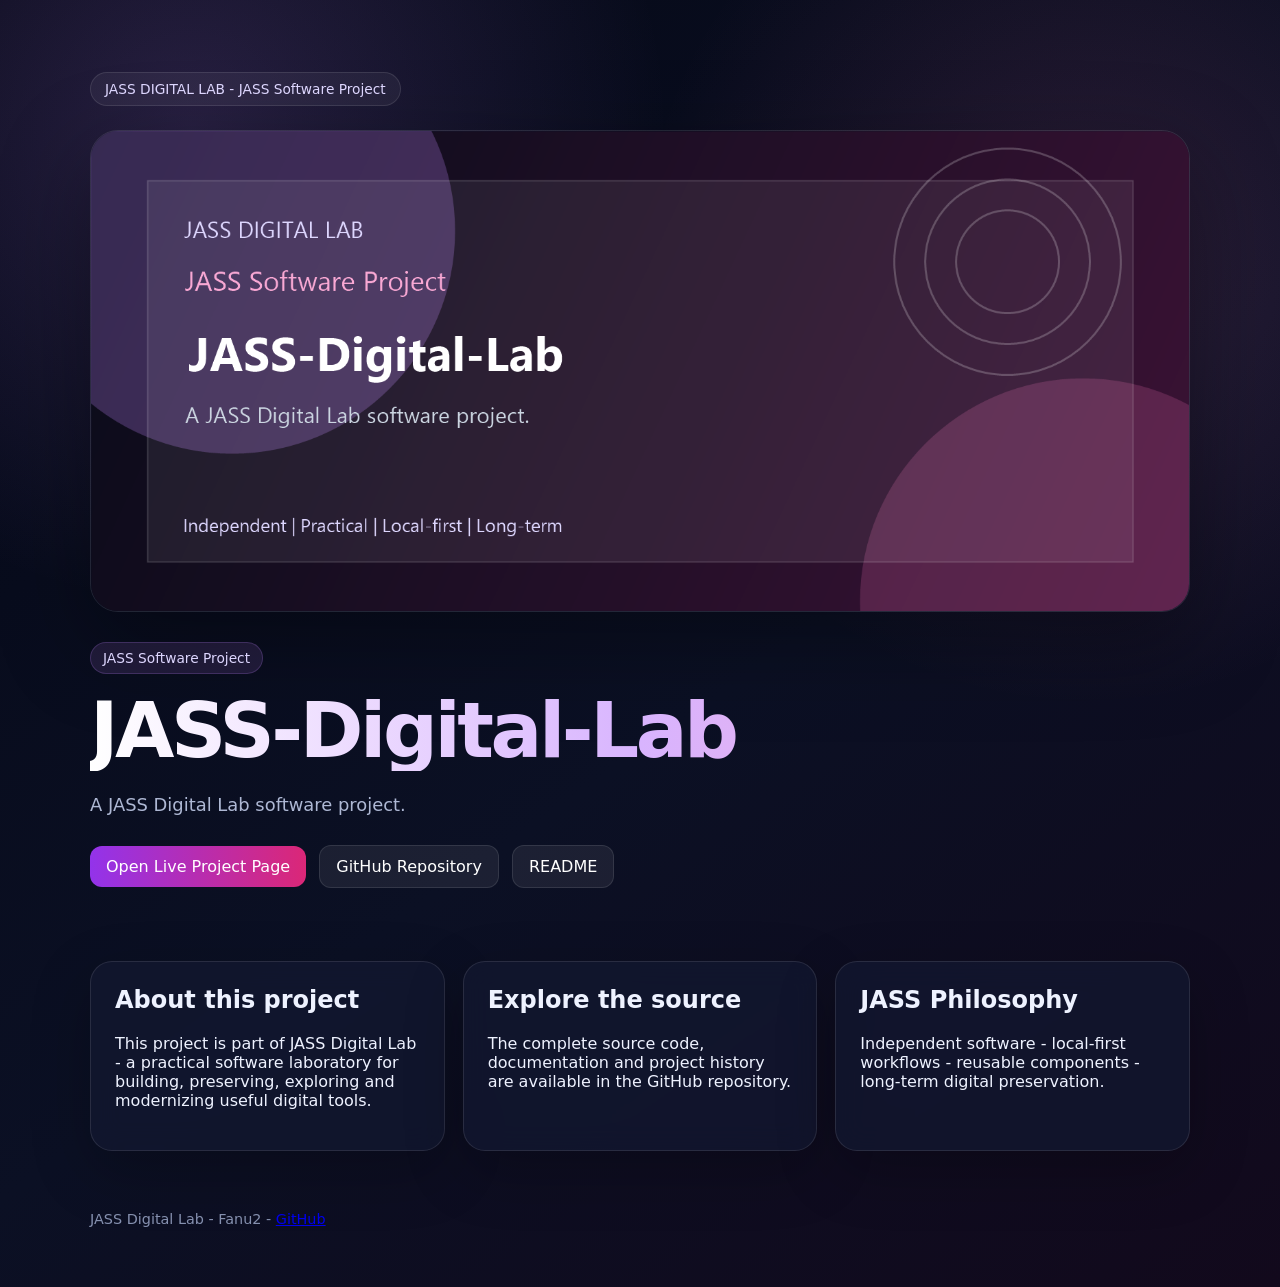
<file: index.html>
<!doctype html>
<html lang="en">
<head>
<meta charset="utf-8">
<meta name="viewport" content="width=device-width,initial-scale=1">
<meta name="description" content="A JASS Digital Lab software project.">
<link rel="canonical" href="https://Fanu2.github.io/JASS-Digital-Lab/">
<title>JASS-Digital-Lab - JASS Digital Lab</title>
<link rel="stylesheet" href="jass-global.css">
<style>
.hero-art{width:100%;display:block;border-radius:28px;border:1px solid rgba(255,255,255,.1);box-shadow:0 30px 90px rgba(0,0,0,.35);margin:24px 0 30px}
.meta{display:inline-block;padding:7px 12px;border-radius:999px;background:rgba(192,132,252,.12);border:1px solid rgba(192,132,252,.2);color:#ddd6fe;font-size:.86rem}
</style>
</head>
<body>
<div class="wrap">
<section class="hero">
<span class="badge">JASS DIGITAL LAB - JASS Software Project</span>
<img class="hero-art" src="hero.png" alt="JASS-Digital-Lab hero artwork">
<span class="meta">JASS Software Project</span>
<h1>JASS-Digital-Lab</h1>
<p class="lead">A JASS Digital Lab software project.</p>
<div>
<a class="btn primary" href="https://Fanu2.github.io/JASS-Digital-Lab/">Open Live Project Page</a>
<a class="btn" href="https://github.com/Fanu2/JASS-Digital-Lab">GitHub Repository</a>
<a class="btn" href="https://github.com/Fanu2/JASS-Digital-Lab#readme">README</a>
</div>
</section>
<section class="grid">
<div class="card"><h2>About this project</h2><p>This project is part of JASS Digital Lab - a practical software laboratory for building, preserving, exploring and modernizing useful digital tools.</p></div>
<div class="card"><h2>Explore the source</h2><p>The complete source code, documentation and project history are available in the GitHub repository.</p></div>
<div class="card"><h2>JASS Philosophy</h2><p>Independent software - local-first workflows - reusable components - long-term digital preservation.</p></div>
</section>
<footer>JASS Digital Lab - Fanu2 - <a href="https://github.com/Fanu2/JASS-Digital-Lab">GitHub</a></footer>
</div>
</body>
</html>
</file>
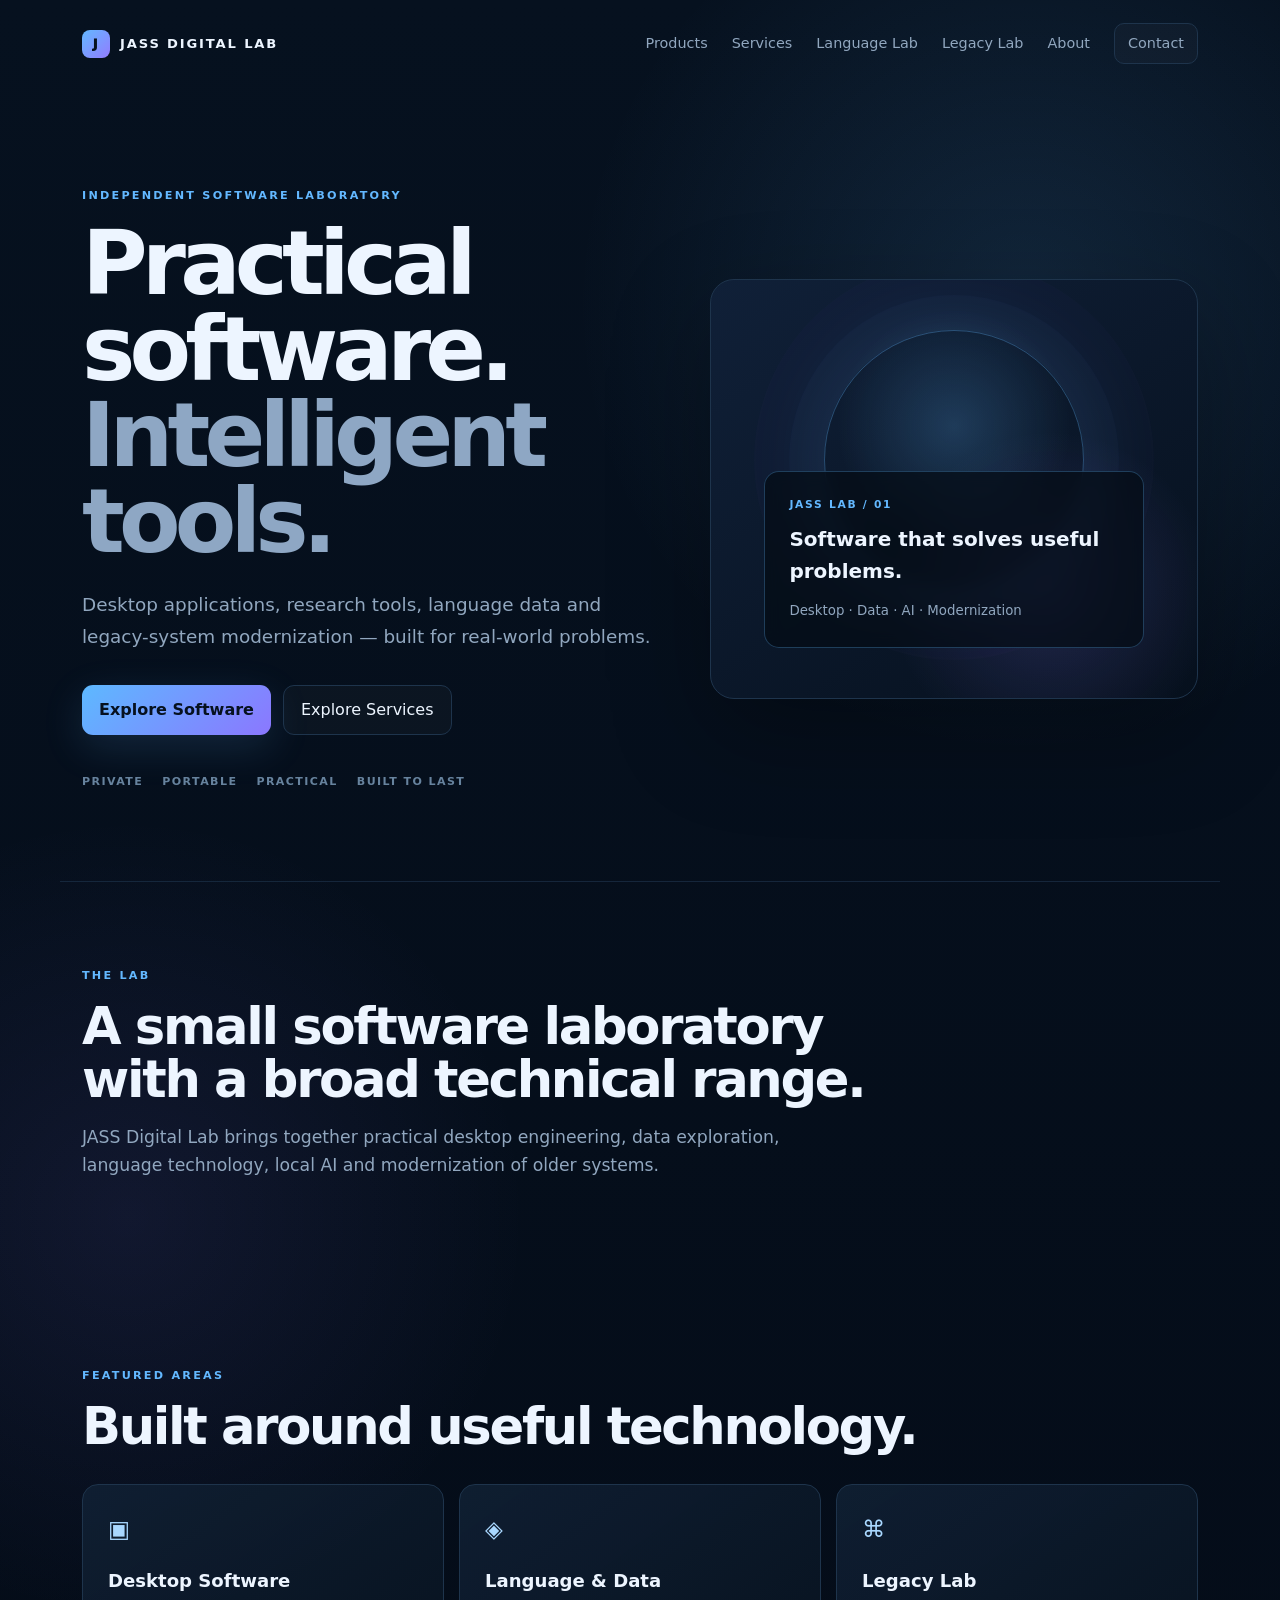
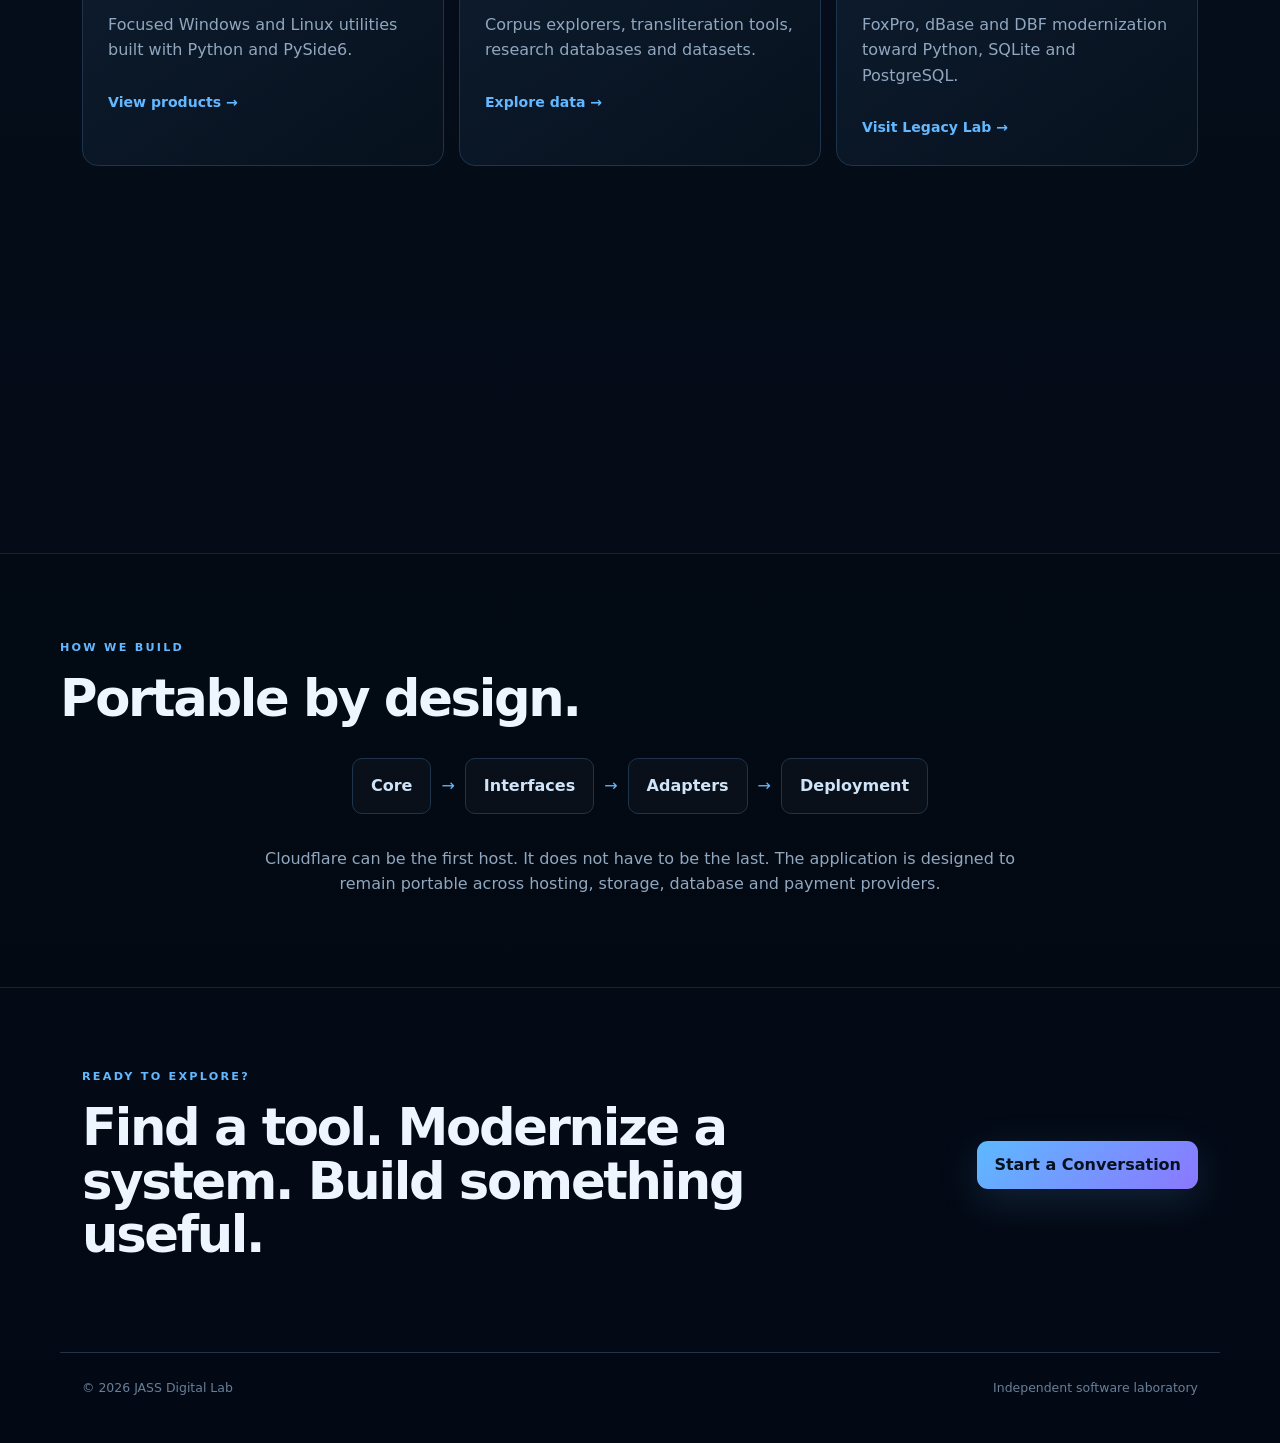
<file: website/index.html>
<!doctype html>
<html lang="en">
<head>
<meta charset="utf-8">
<meta name="viewport" content="width=device-width,initial-scale=1">
<meta name="description" content="JASS Digital Lab — practical software, intelligent tools, language data and legacy-system modernization.">
<title>JASS Digital Lab</title>
<link rel="stylesheet" href="css/style.css">
</head>
<body>
<header class="nav">
  <a class="brand" href="index.html"><span class="brand-mark">J</span> JASS DIGITAL LAB</a>
  <nav>
    <a href="products.html">Products</a>
    <a href="services.html">Services</a>
    <a href="language.html">Language Lab</a>
    <a href="legacy.html">Legacy Lab</a>
    <a href="about.html">About</a>
    <a class="nav-cta" href="contact.html">Contact</a>
  </nav>
</header>

<main>
<section class="hero">
  <div class="hero-copy reveal">
    <p class="eyebrow">INDEPENDENT SOFTWARE LABORATORY</p>
    <h1>Practical software.<br><span>Intelligent tools.</span></h1>
    <p class="lead">Desktop applications, research tools, language data and legacy-system modernization — built for real-world problems.</p>
    <div class="actions">
      <a class="btn primary" href="products.html">Explore Software</a>
      <a class="btn secondary" href="services.html">Explore Services</a>
    </div>
    <div class="principles">
      <span>PRIVATE</span><span>PORTABLE</span><span>PRACTICAL</span><span>BUILT TO LAST</span>
    </div>
  </div>
  <div class="hero-panel reveal">
    <div class="orb"></div>
    <div class="hero-card">
      <span>JASS LAB / 01</span>
      <strong>Software that solves useful problems.</strong>
      <small>Desktop · Data · AI · Modernization</small>
    </div>
  </div>
</section>

<section class="intro reveal">
  <p class="eyebrow">THE LAB</p>
  <h2>A small software laboratory with a broad technical range.</h2>
  <p>JASS Digital Lab brings together practical desktop engineering, data exploration, language technology, local AI and modernization of older systems.</p>
</section>

<section class="section">
  <div class="section-head reveal">
    <p class="eyebrow">FEATURED AREAS</p>
    <h2>Built around useful technology.</h2>
  </div>
  <div class="grid">
    <article class="reveal"><span class="icon">▣</span><h3>Desktop Software</h3><p>Focused Windows and Linux utilities built with Python and PySide6.</p><a href="products.html">View products →</a></article>
    <article class="reveal"><span class="icon">◈</span><h3>Language & Data</h3><p>Corpus explorers, transliteration tools, research databases and datasets.</p><a href="products.html#data">Explore data →</a></article>
    <article class="reveal"><span class="icon">⌘</span><h3>Legacy Lab</h3><p>FoxPro, dBase and DBF modernization toward Python, SQLite and PostgreSQL.</p><a href="legacy.html">Visit Legacy Lab →</a></article>
    <article class="reveal"><span class="icon">✦</span><h3>Local AI</h3><p>Privacy-first workflows using local models, retrieval and document intelligence.</p><a href="products.html#ai">Explore AI →</a></article>
    <article class="reveal"><span class="icon">◇</span><h3>Custom Software</h3><p>Purpose-built desktop applications and data workflows for specialized needs.</p><a href="services.html">See services →</a></article>
    <article class="reveal"><span class="icon">↗</span><h3>Project Athena</h3><p>A privacy-first personal knowledge and local-AI workspace.</p><a href="https://github.com/Fanu2/Project-Athena" target="_blank" rel="noopener">Explore Athena →</a></article>
  </div>
</section>

<section class="section dark reveal">
  <p class="eyebrow">HOW WE BUILD</p>
  <h2>Portable by design.</h2>
  <div class="flow">
    <div>Core</div><span>→</span><div>Interfaces</div><span>→</span><div>Adapters</div><span>→</span><div>Deployment</div>
  </div>
  <p class="center-note">Cloudflare can be the first host. It does not have to be the last. The application is designed to remain portable across hosting, storage, database and payment providers.</p>
</section>

<section class="cta reveal">
  <div>
    <p class="eyebrow">READY TO EXPLORE?</p>
    <h2>Find a tool. Modernize a system. Build something useful.</h2>
  </div>
  <a class="btn primary" href="contact.html">Start a Conversation</a>
</section>
</main>

<footer>
  <span>© 2026 JASS Digital Lab</span>
  <span>Independent software laboratory</span>
</footer>
<script src="js/app.js"></script>
</body>
</html>
</file>
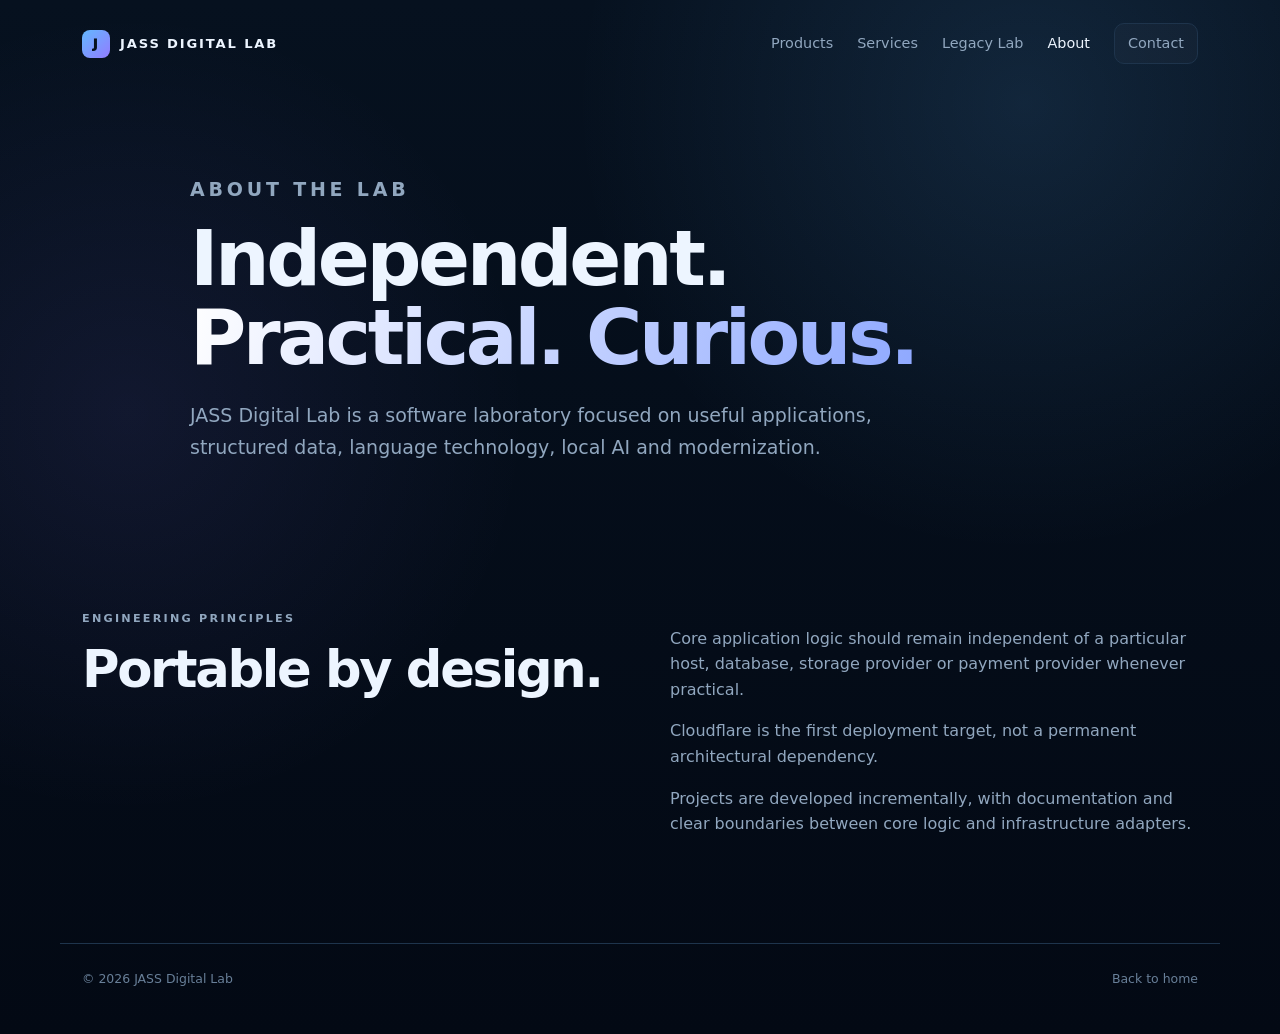
<file: website/about.html>
<!doctype html>
<html lang="en"><head><meta charset="utf-8"><meta name="viewport" content="width=device-width,initial-scale=1"><title>About — JASS Digital Lab</title><link rel="stylesheet" href="css/style.css"></head>
<body><header class="nav"><a class="brand" href="index.html"><span class="brand-mark">J</span> JASS DIGITAL LAB</a><nav><a href="products.html">Products</a><a href="services.html">Services</a><a href="legacy.html">Legacy Lab</a><a class="active" href="about.html">About</a><a class="nav-cta" href="contact.html">Contact</a></nav></header>
<main><section class="page-hero"><p class="eyebrow">ABOUT THE LAB</p><h1>Independent.<br><span>Practical. Curious.</span></h1><p class="lead">JASS Digital Lab is a software laboratory focused on useful applications, structured data, language technology, local AI and modernization.</p></section>
<section class="section"><div class="two-col"><div><p class="eyebrow">ENGINEERING PRINCIPLES</p><h2>Portable by design.</h2></div><div><p>Core application logic should remain independent of a particular host, database, storage provider or payment provider whenever practical.</p><p>Cloudflare is the first deployment target, not a permanent architectural dependency.</p><p>Projects are developed incrementally, with documentation and clear boundaries between core logic and infrastructure adapters.</p></div></div></section></main><footer><span>© 2026 JASS Digital Lab</span><a href="index.html">Back to home</a></footer><script src="js/app.js"></script></body></html>
</file>
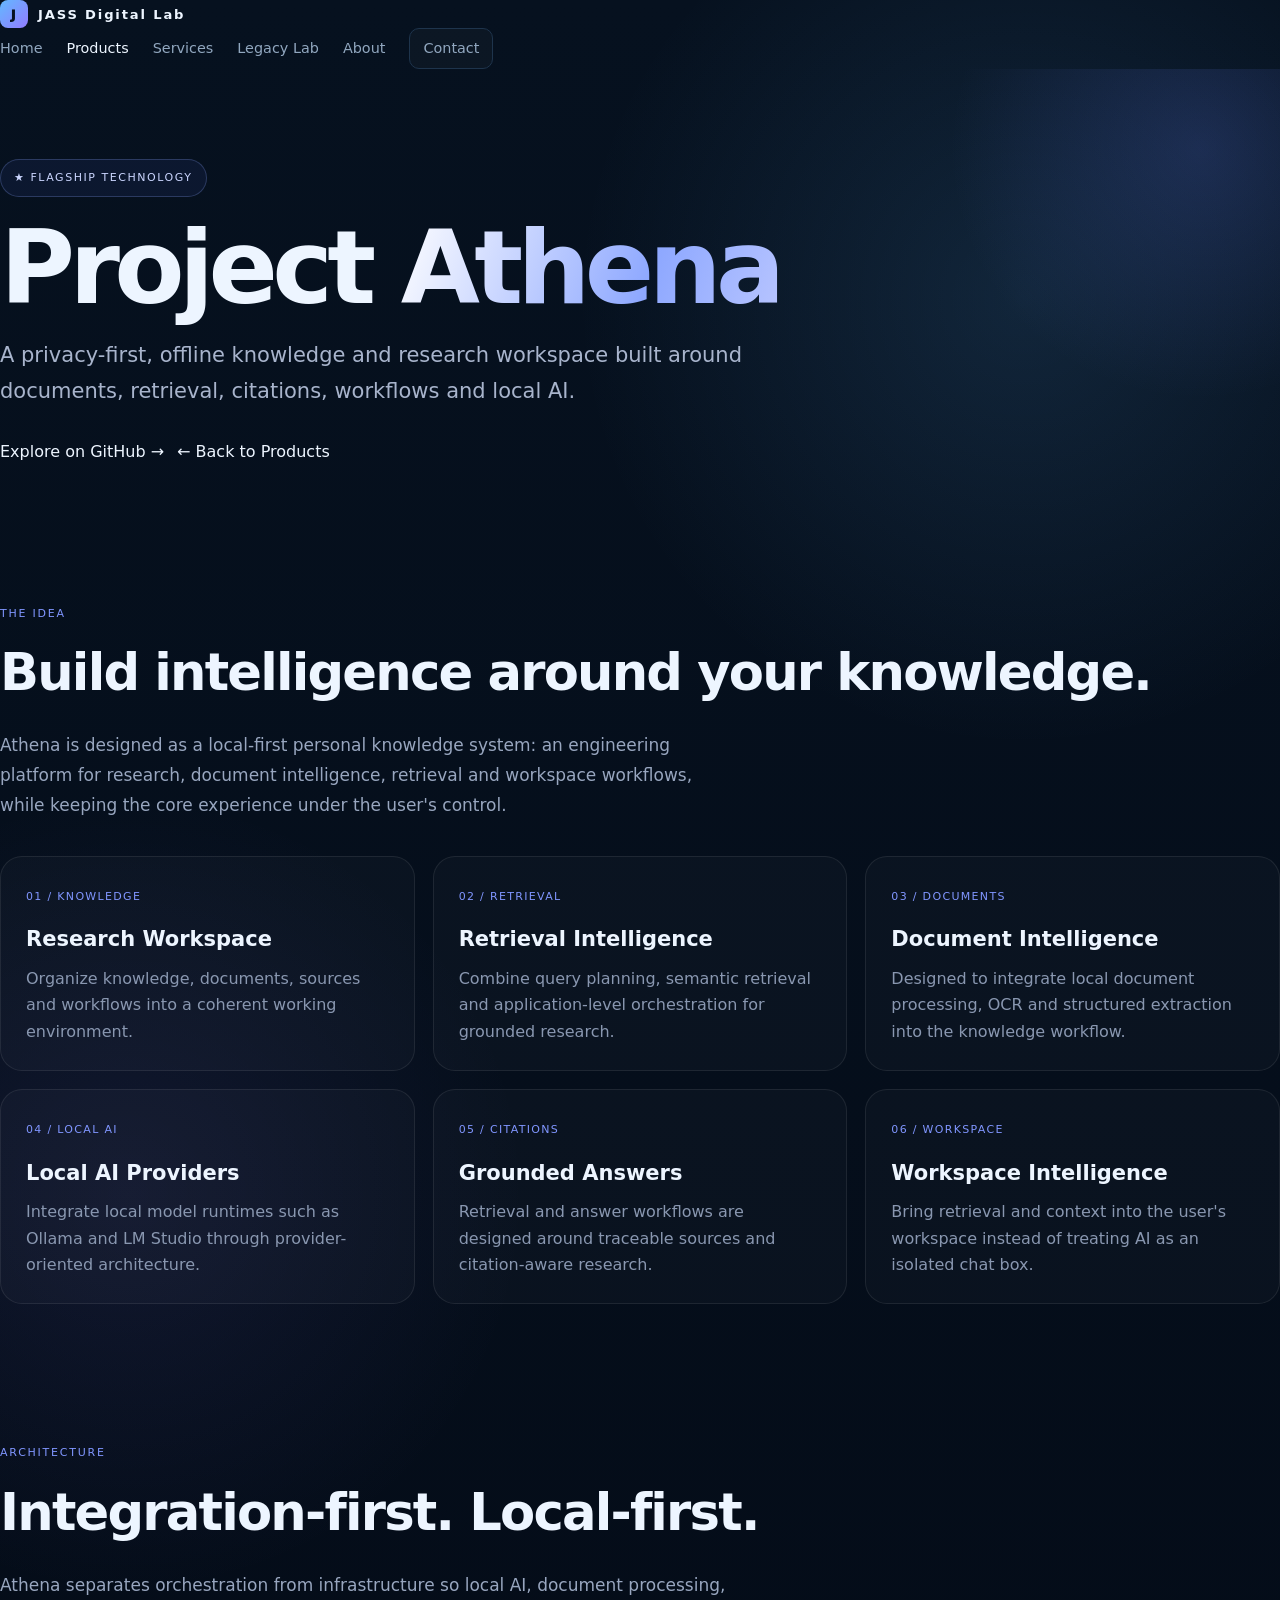
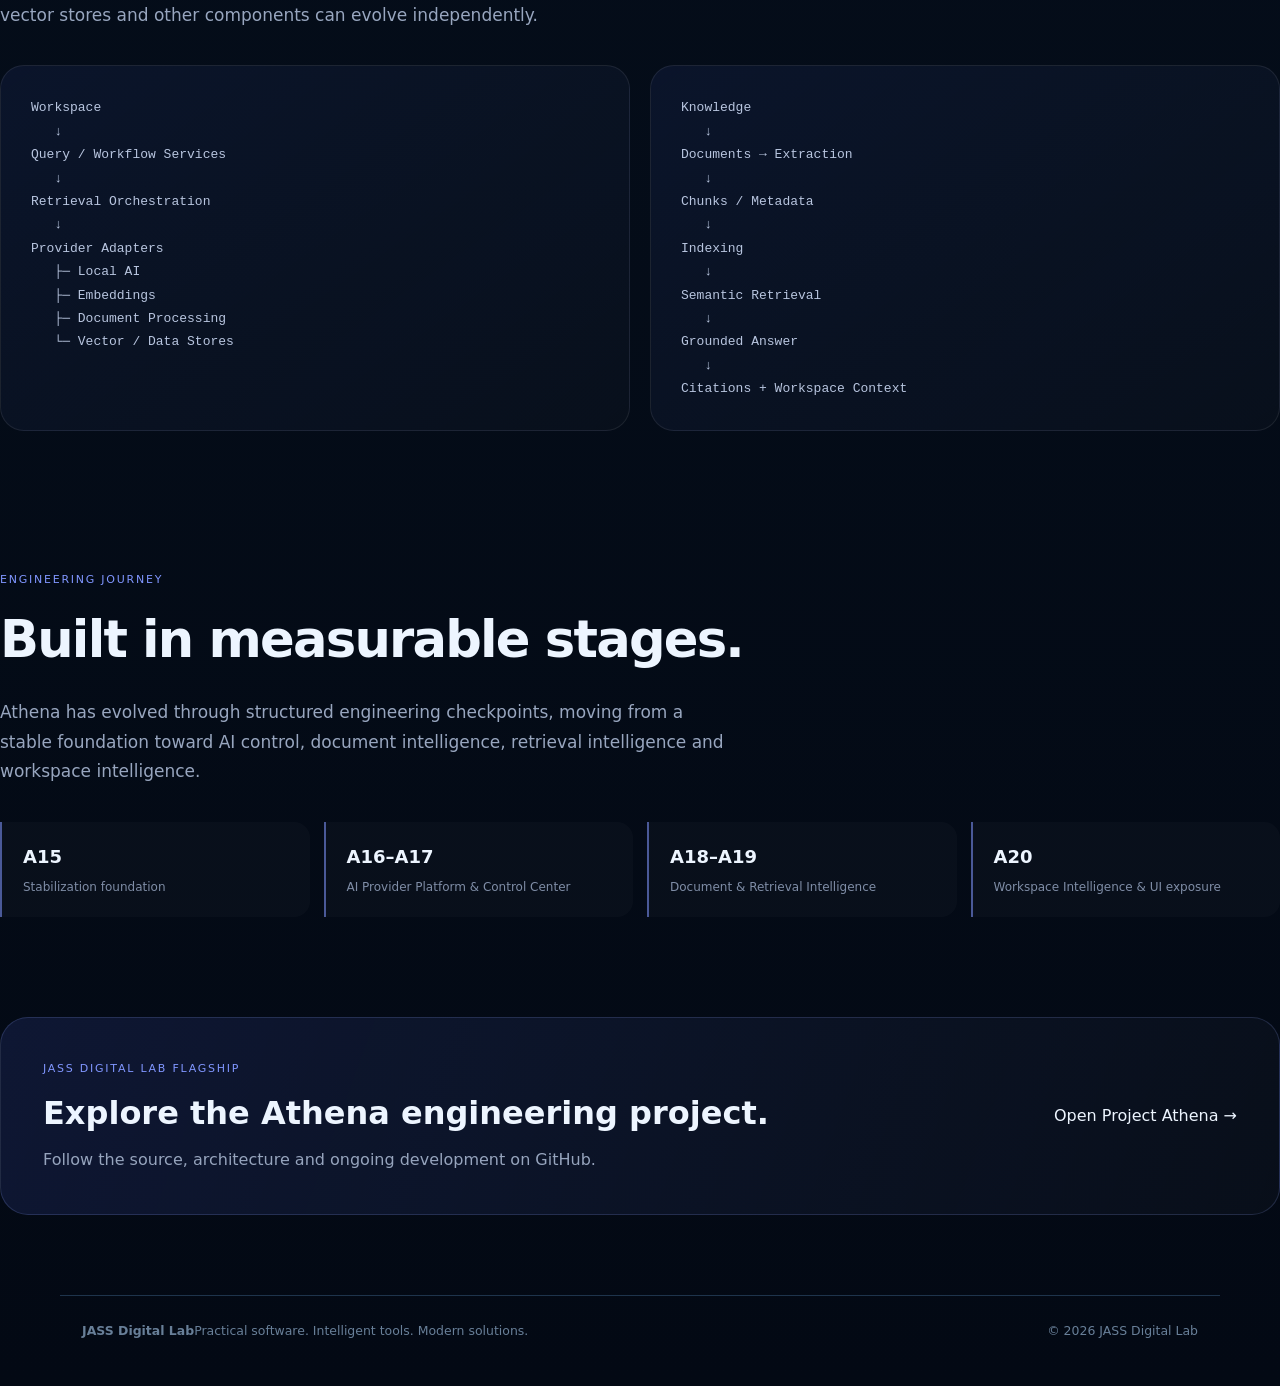
<file: website/athena.html>
<!doctype html>
<html lang="en">
<head>
<meta charset="utf-8">
<meta name="viewport" content="width=device-width,initial-scale=1">
<meta name="description" content="Project Athena — a privacy-first, offline knowledge and research workspace from JASS Digital Lab.">
<title>Project Athena — JASS Digital Lab</title>
<link rel="stylesheet" href="css/style.css">
<style>
.athena-hero{padding:90px 0 70px;position:relative;overflow:hidden}
.athena-hero:before{content:"";position:absolute;width:520px;height:520px;border-radius:50%;right:-180px;top:-180px;background:radial-gradient(circle,rgba(104,129,255,.18),transparent 68%);pointer-events:none}
.athena-badge{display:inline-flex;gap:9px;align-items:center;padding:9px 13px;border-radius:999px;border:1px solid rgba(142,168,255,.24);background:rgba(91,115,255,.08);color:#cbd6ff;font-size:11px;letter-spacing:.14em;text-transform:uppercase}
.athena-hero h1{font-size:clamp(52px,8vw,104px);line-height:.95;letter-spacing:-.055em;max-width:980px;margin:22px 0}
.athena-hero h1 span{background:linear-gradient(110deg,#fff,#8ea8ff 65%,#b8c5ff);-webkit-background-clip:text;background-clip:text;color:transparent}
.athena-lead{font-size:21px;line-height:1.7;color:#a8b4cc;max-width:790px}
.athena-actions{display:flex;gap:13px;flex-wrap:wrap;margin-top:30px}
.athena-section{padding:70px 0}
.section-kicker{font-size:11px;letter-spacing:.16em;text-transform:uppercase;color:#8096ff;margin-bottom:10px}
.athena-section h2{font-size:clamp(32px,4vw,54px);letter-spacing:-.035em;margin:0 0 15px}
.section-intro{max-width:730px;color:#98a6bf;line-height:1.75;font-size:17px}
.cap-grid{display:grid;grid-template-columns:repeat(3,1fr);gap:18px;margin-top:35px}
.cap-card{padding:25px;border:1px solid rgba(255,255,255,.08);border-radius:22px;background:rgba(255,255,255,.025)}
.cap-card .num{font-size:11px;color:#8096ff;letter-spacing:.12em}
.cap-card h3{margin:16px 0 9px;font-size:21px}.cap-card p{margin:0;color:#8997b0;line-height:1.65}
.architecture{display:grid;grid-template-columns:1fr 1fr;gap:20px;margin-top:35px}
.arch-box{padding:30px;border-radius:24px;border:1px solid rgba(255,255,255,.08);background:linear-gradient(145deg,rgba(91,115,255,.08),rgba(255,255,255,.02))}
.arch-box pre{margin:0;color:#b8c5df;line-height:1.8;font:13px/1.8 ui-monospace,SFMono-Regular,Consolas,monospace;white-space:pre-wrap}
.milestones{display:grid;grid-template-columns:repeat(4,1fr);gap:14px;margin-top:35px}
.milestone{padding:21px;border-left:2px solid rgba(128,150,255,.55);background:rgba(255,255,255,.025);border-radius:0 16px 16px 0}
.milestone strong{display:block;font-size:18px}.milestone span{display:block;color:#7f8da6;font-size:12px;margin-top:6px;line-height:1.5}
.flagship-cta{margin:30px 0 80px;padding:42px;border-radius:28px;border:1px solid rgba(142,168,255,.18);background:linear-gradient(110deg,rgba(91,115,255,.13),rgba(255,255,255,.025));display:flex;justify-content:space-between;gap:30px;align-items:center}
.flagship-cta h2{margin:0 0 8px;font-size:32px}.flagship-cta p{margin:0;color:#96a4bd}
@media(max-width:850px){.cap-grid{grid-template-columns:1fr 1fr}.architecture{grid-template-columns:1fr}.milestones{grid-template-columns:1fr 1fr}.flagship-cta{flex-direction:column;align-items:flex-start}}
@media(max-width:600px){.cap-grid,.milestones{grid-template-columns:1fr}.athena-hero{padding-top:55px}.athena-lead{font-size:18px}}
</style>
</head>
<body>
<div class="site-shell">
<header class="site-header">
<a class="brand" href="index.html"><span class="brand-mark">J</span><span>JASS <b>Digital Lab</b></span></a>
<nav><a href="index.html">Home</a><a class="active" href="products.html">Products</a><a href="services.html">Services</a><a href="legacy.html">Legacy Lab</a><a href="about.html">About</a><a class="nav-cta" href="contact.html">Contact</a></nav>
</header>

<main>
<section class="athena-hero">
<div class="athena-badge">★ Flagship Technology</div>
<h1>Project <span>Athena</span></h1>
<p class="athena-lead">A privacy-first, offline knowledge and research workspace built around documents, retrieval, citations, workflows and local AI.</p>
<div class="athena-actions">
<a class="button" href="https://github.com/Fanu2/Project-Athena" target="_blank" rel="noopener">Explore on GitHub →</a>
<a class="button secondary" href="products.html">← Back to Products</a>
</div>
</section>

<section class="athena-section">
<div class="section-kicker">THE IDEA</div>
<h2>Build intelligence around your knowledge.</h2>
<p class="section-intro">Athena is designed as a local-first personal knowledge system: an engineering platform for research, document intelligence, retrieval and workspace workflows, while keeping the core experience under the user's control.</p>
<div class="cap-grid">
<article class="cap-card"><span class="num">01 / KNOWLEDGE</span><h3>Research Workspace</h3><p>Organize knowledge, documents, sources and workflows into a coherent working environment.</p></article>
<article class="cap-card"><span class="num">02 / RETRIEVAL</span><h3>Retrieval Intelligence</h3><p>Combine query planning, semantic retrieval and application-level orchestration for grounded research.</p></article>
<article class="cap-card"><span class="num">03 / DOCUMENTS</span><h3>Document Intelligence</h3><p>Designed to integrate local document processing, OCR and structured extraction into the knowledge workflow.</p></article>
<article class="cap-card"><span class="num">04 / LOCAL AI</span><h3>Local AI Providers</h3><p>Integrate local model runtimes such as Ollama and LM Studio through provider-oriented architecture.</p></article>
<article class="cap-card"><span class="num">05 / CITATIONS</span><h3>Grounded Answers</h3><p>Retrieval and answer workflows are designed around traceable sources and citation-aware research.</p></article>
<article class="cap-card"><span class="num">06 / WORKSPACE</span><h3>Workspace Intelligence</h3><p>Bring retrieval and context into the user's workspace instead of treating AI as an isolated chat box.</p></article>
</div>
</section>

<section class="athena-section">
<div class="section-kicker">ARCHITECTURE</div>
<h2>Integration-first. Local-first.</h2>
<p class="section-intro">Athena separates orchestration from infrastructure so local AI, document processing, vector stores and other components can evolve independently.</p>
<div class="architecture">
<div class="arch-box"><pre>Workspace
   ↓
Query / Workflow Services
   ↓
Retrieval Orchestration
   ↓
Provider Adapters
   ├─ Local AI
   ├─ Embeddings
   ├─ Document Processing
   └─ Vector / Data Stores</pre></div>
<div class="arch-box"><pre>Knowledge
   ↓
Documents → Extraction
   ↓
Chunks / Metadata
   ↓
Indexing
   ↓
Semantic Retrieval
   ↓
Grounded Answer
   ↓
Citations + Workspace Context</pre></div>
</div>
</section>

<section class="athena-section">
<div class="section-kicker">ENGINEERING JOURNEY</div>
<h2>Built in measurable stages.</h2>
<p class="section-intro">Athena has evolved through structured engineering checkpoints, moving from a stable foundation toward AI control, document intelligence, retrieval intelligence and workspace intelligence.</p>
<div class="milestones">
<div class="milestone"><strong>A15</strong><span>Stabilization foundation</span></div>
<div class="milestone"><strong>A16–A17</strong><span>AI Provider Platform & Control Center</span></div>
<div class="milestone"><strong>A18–A19</strong><span>Document & Retrieval Intelligence</span></div>
<div class="milestone"><strong>A20</strong><span>Workspace Intelligence & UI exposure</span></div>
</div>
</section>

<section class="flagship-cta">
<div><div class="section-kicker">JASS DIGITAL LAB FLAGSHIP</div><h2>Explore the Athena engineering project.</h2><p>Follow the source, architecture and ongoing development on GitHub.</p></div>
<a class="button" href="https://github.com/Fanu2/Project-Athena" target="_blank" rel="noopener">Open Project Athena →</a>
</section>
</main>

<footer class="site-footer"><div><strong>JASS Digital Lab</strong><span>Practical software. Intelligent tools. Modern solutions.</span></div><span>© 2026 JASS Digital Lab</span></footer>
</div>
<script src="js/app.js"></script>
</body>
</html>
</file>
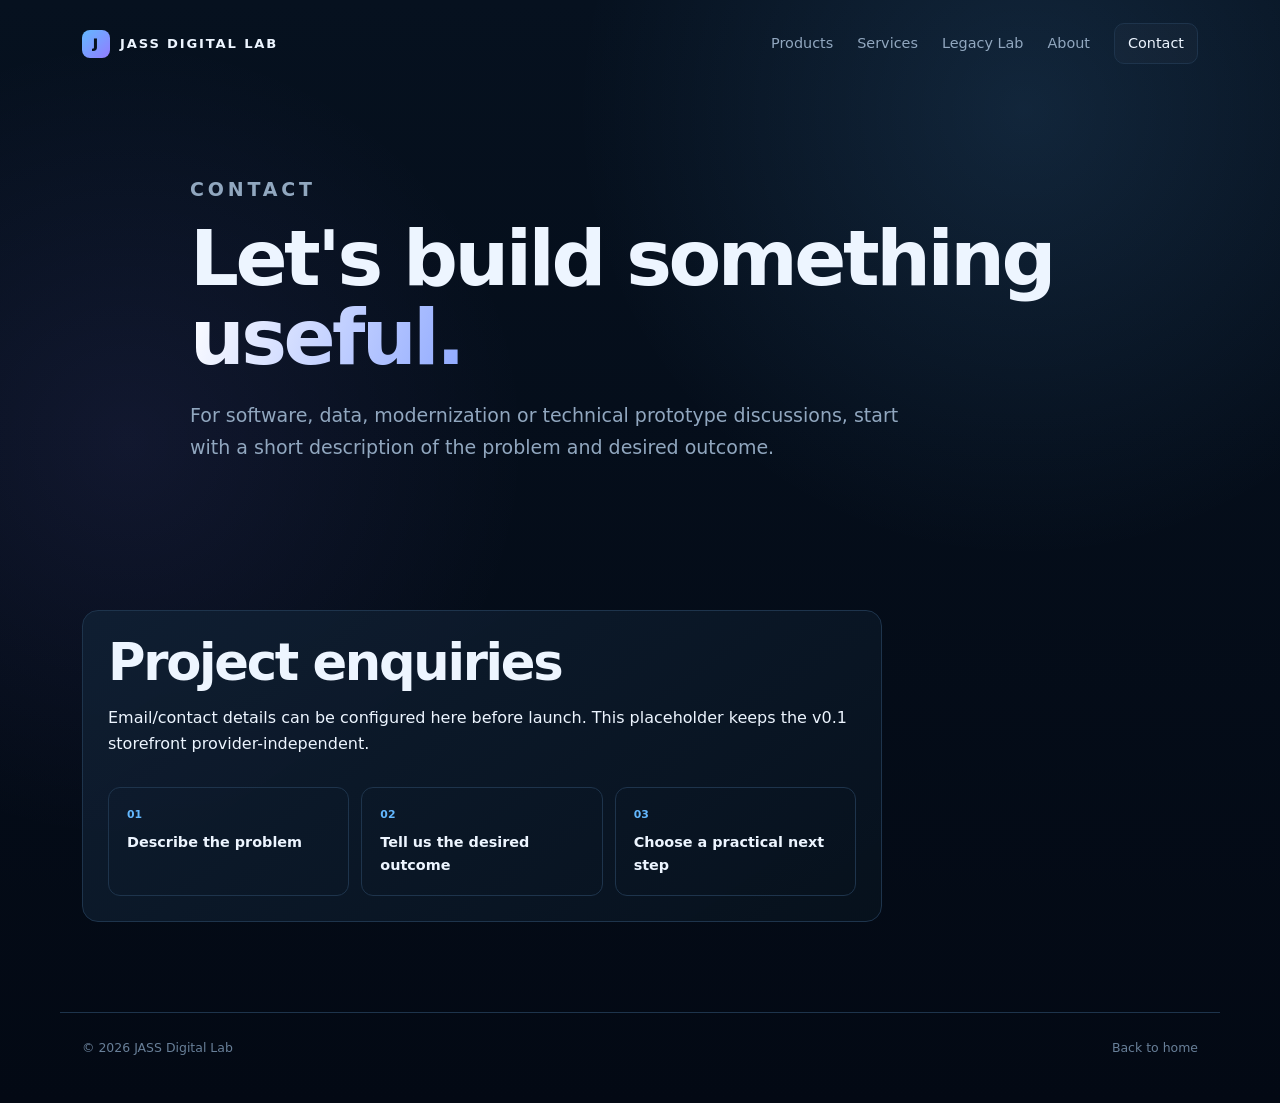
<file: website/contact.html>
<!doctype html>
<html lang="en"><head><meta charset="utf-8"><meta name="viewport" content="width=device-width,initial-scale=1"><title>Contact — JASS Digital Lab</title><link rel="stylesheet" href="css/style.css"></head>
<body><header class="nav"><a class="brand" href="index.html"><span class="brand-mark">J</span> JASS DIGITAL LAB</a><nav><a href="products.html">Products</a><a href="services.html">Services</a><a href="legacy.html">Legacy Lab</a><a href="about.html">About</a><a class="nav-cta active" href="contact.html">Contact</a></nav></header>
<main><section class="page-hero"><p class="eyebrow">CONTACT</p><h1>Let's build something<br><span>useful.</span></h1><p class="lead">For software, data, modernization or technical prototype discussions, start with a short description of the problem and desired outcome.</p></section>
<section class="section"><div class="contact-card"><h2>Project enquiries</h2><p>Email/contact details can be configured here before launch. This placeholder keeps the v0.1 storefront provider-independent.</p><div class="contact-points"><div><span>01</span><strong>Describe the problem</strong></div><div><span>02</span><strong>Tell us the desired outcome</strong></div><div><span>03</span><strong>Choose a practical next step</strong></div></div></div></section></main><footer><span>© 2026 JASS Digital Lab</span><a href="index.html">Back to home</a></footer><script src="js/app.js"></script></body></html>
</file>
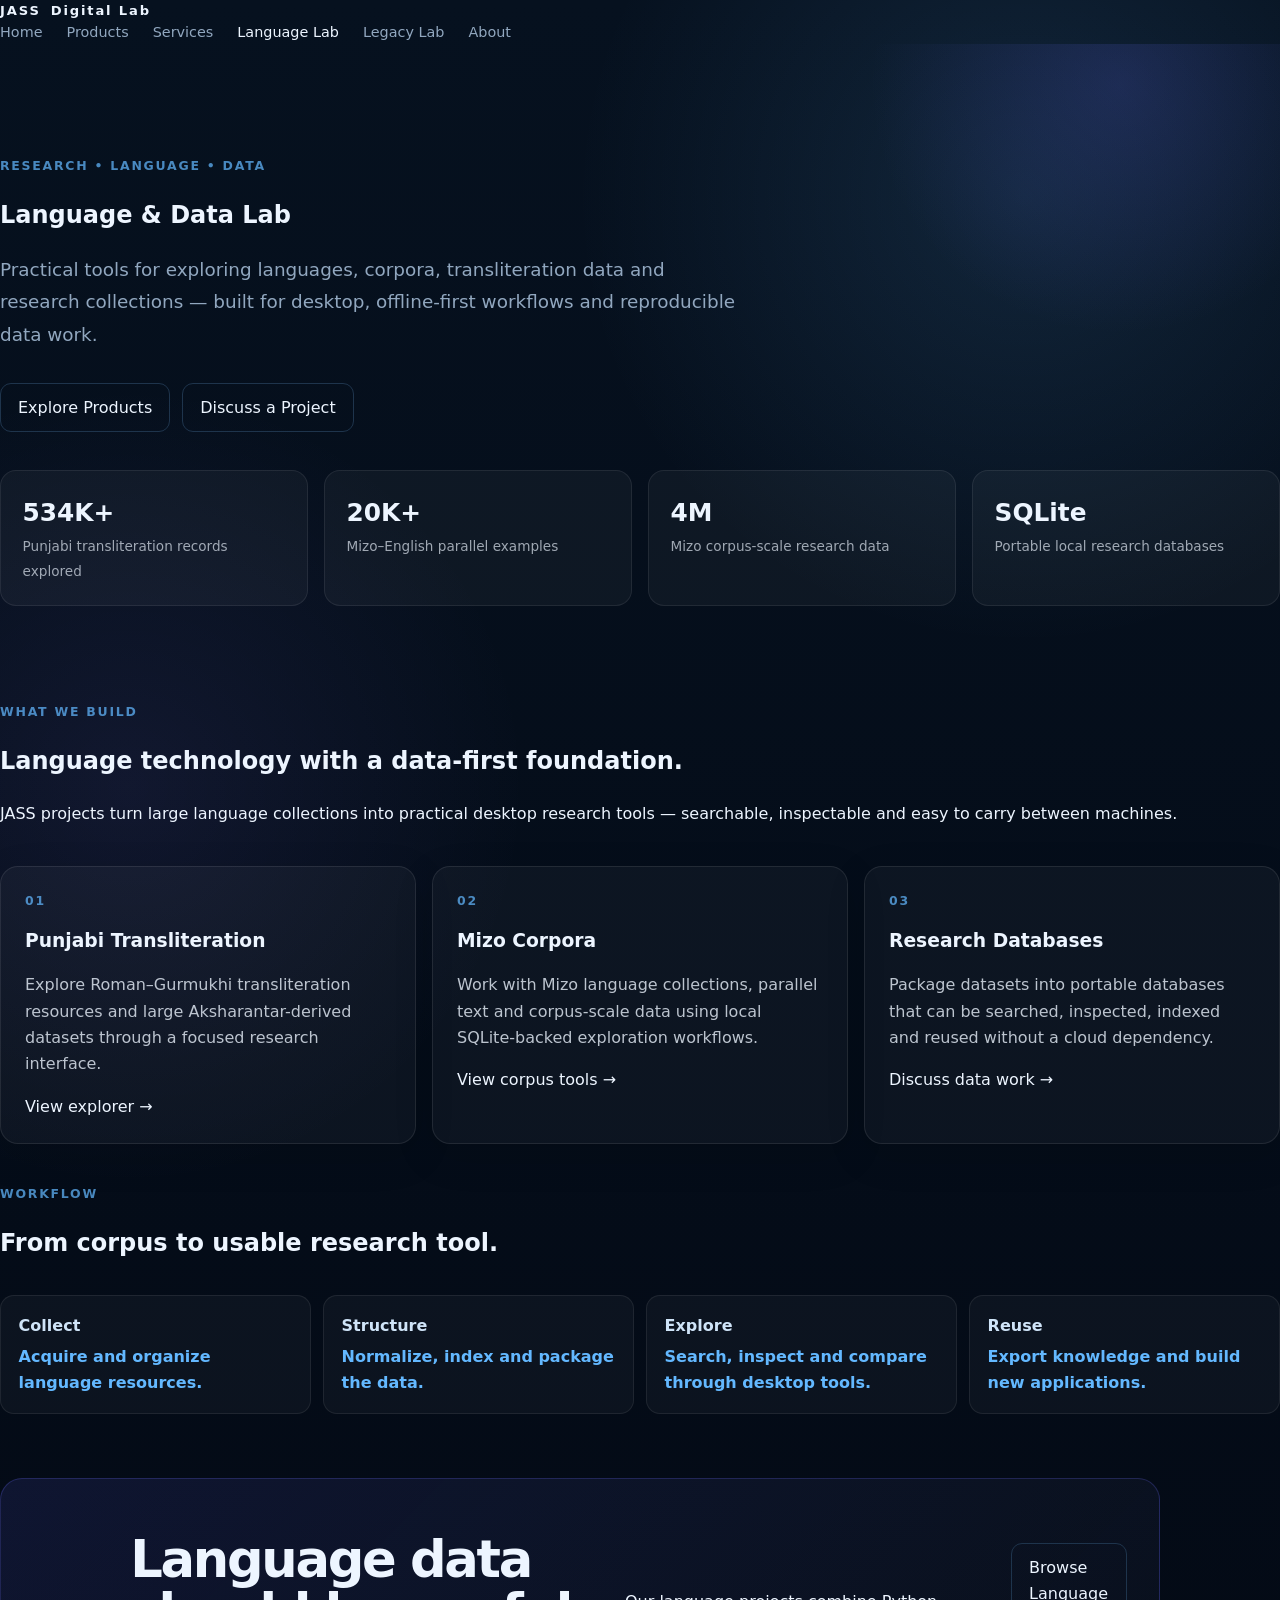
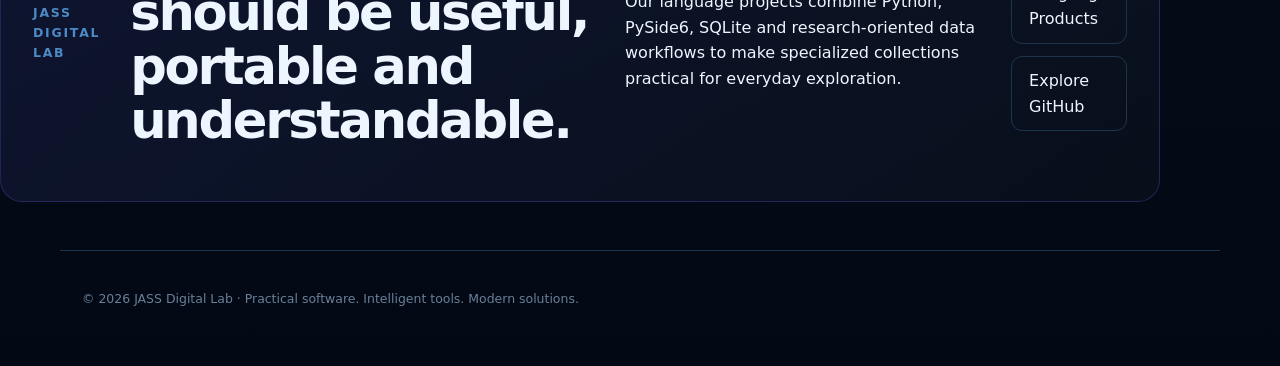
<file: website/language.html>
<!doctype html>
<html lang="en">
<head>
  <meta charset="utf-8">
  <meta name="viewport" content="width=device-width,initial-scale=1">
  <meta name="description" content="JASS Digital Lab Language & Data Lab — Punjabi, Mizo, transliteration, corpora and research-oriented language technology.">
  <meta name="theme-color" content="#070b18">
  <title>Language & Data Lab — JASS Digital Lab</title>
  <link rel="stylesheet" href="css/style.css">
  <style>
    .lab-hero{padding:7rem 0 4rem;position:relative;overflow:hidden}
    .lab-hero:before{content:"";position:absolute;width:520px;height:520px;border-radius:50%;background:radial-gradient(circle,rgba(99,102,241,.18),transparent 68%);top:-220px;right:-100px;pointer-events:none}
    .eyebrow{letter-spacing:.14em;text-transform:uppercase;font-size:.78rem;font-weight:700;opacity:.72}
    .lab-grid{display:grid;grid-template-columns:repeat(3,1fr);gap:1rem;margin:2.5rem 0}
    .lab-card{padding:1.5rem;border:1px solid rgba(255,255,255,.09);border-radius:18px;background:rgba(255,255,255,.035);box-shadow:0 12px 40px rgba(0,0,0,.12)}
    .lab-card h3{margin:.4rem 0 .6rem}
    .lab-card p{opacity:.78;line-height:1.65}
    .metric-row{display:grid;grid-template-columns:repeat(4,1fr);gap:1rem;margin:2rem 0}
    .metric{padding:1.35rem;border-radius:16px;background:rgba(255,255,255,.04);border:1px solid rgba(255,255,255,.08)}
    .metric strong{display:block;font-size:1.55rem}
    .metric span{font-size:.85rem;opacity:.65}
    .flow{display:grid;grid-template-columns:repeat(4,1fr);gap:.75rem;margin:2rem 0 4rem}
    .flow div{padding:1.1rem;border-radius:14px;background:rgba(255,255,255,.035);border:1px solid rgba(255,255,255,.08)}
    .flow b{display:block;margin-bottom:.35rem}
    .cta{margin:3rem 0;padding:2rem;border-radius:22px;border:1px solid rgba(99,102,241,.25);background:linear-gradient(135deg,rgba(99,102,241,.12),rgba(255,255,255,.025))}
    @media(max-width:850px){.lab-grid,.metric-row,.flow{grid-template-columns:1fr 1fr}}
    @media(max-width:560px){.lab-grid,.metric-row,.flow{grid-template-columns:1fr}.lab-hero{padding-top:5rem}}
  </style>
</head>
<body>
  <header class="site-header">
    <div class="container nav-wrap">
      <a class="brand" href="index.html">JASS <span>Digital Lab</span></a>
      <nav>
        <a href="index.html">Home</a>
        <a href="products.html">Products</a>
        <a href="services.html">Services</a>
        <a class="active" href="language.html">Language Lab</a>
        <a href="legacy.html">Legacy Lab</a>
        <a href="about.html">About</a>
      </nav>
    </div>
  </header>

  <main>
    <section class="lab-hero">
      <div class="container">
        <div class="eyebrow">Research • Language • Data</div>
        <h1>Language &amp; Data Lab</h1>
        <p class="lead">Practical tools for exploring languages, corpora, transliteration data and research collections — built for desktop, offline-first workflows and reproducible data work.</p>
        <div class="actions">
          <a class="btn btn-primary" href="products.html">Explore Products</a>
          <a class="btn btn-secondary" href="contact.html">Discuss a Project</a>
        </div>

        <div class="metric-row">
          <div class="metric"><strong>534K+</strong><span>Punjabi transliteration records explored</span></div>
          <div class="metric"><strong>20K+</strong><span>Mizo–English parallel examples</span></div>
          <div class="metric"><strong>4M</strong><span>Mizo corpus-scale research data</span></div>
          <div class="metric"><strong>SQLite</strong><span>Portable local research databases</span></div>
        </div>
      </div>
    </section>

    <section class="container">
      <div class="section-heading">
        <div class="eyebrow">What we build</div>
        <h2>Language technology with a data-first foundation.</h2>
        <p>JASS projects turn large language collections into practical desktop research tools — searchable, inspectable and easy to carry between machines.</p>
      </div>

      <div class="lab-grid">
        <article class="lab-card">
          <div class="eyebrow">01</div>
          <h3>Punjabi Transliteration</h3>
          <p>Explore Roman–Gurmukhi transliteration resources and large Aksharantar-derived datasets through a focused research interface.</p>
          <a class="text-link" href="products.html">View explorer →</a>
        </article>
        <article class="lab-card">
          <div class="eyebrow">02</div>
          <h3>Mizo Corpora</h3>
          <p>Work with Mizo language collections, parallel text and corpus-scale data using local SQLite-backed exploration workflows.</p>
          <a class="text-link" href="products.html">View corpus tools →</a>
        </article>
        <article class="lab-card">
          <div class="eyebrow">03</div>
          <h3>Research Databases</h3>
          <p>Package datasets into portable databases that can be searched, inspected, indexed and reused without a cloud dependency.</p>
          <a class="text-link" href="contact.html">Discuss data work →</a>
        </article>
      </div>

      <div class="section-heading">
        <div class="eyebrow">Workflow</div>
        <h2>From corpus to usable research tool.</h2>
      </div>

      <div class="flow">
        <div><b>Collect</b><span>Acquire and organize language resources.</span></div>
        <div><b>Structure</b><span>Normalize, index and package the data.</span></div>
        <div><b>Explore</b><span>Search, inspect and compare through desktop tools.</span></div>
        <div><b>Reuse</b><span>Export knowledge and build new applications.</span></div>
      </div>

      <div class="cta">
        <div class="eyebrow">JASS Digital Lab</div>
        <h2>Language data should be useful, portable and understandable.</h2>
        <p>Our language projects combine Python, PySide6, SQLite and research-oriented data workflows to make specialized collections practical for everyday exploration.</p>
        <div class="actions">
          <a class="btn btn-primary" href="products.html">Browse Language Products</a>
          <a class="btn btn-secondary" href="https://github.com/Fanu2" target="_blank" rel="noopener">Explore GitHub</a>
        </div>
      </div>
    </section>
  </main>

  <footer class="site-footer">
    <div class="container">
      <p>© 2026 JASS Digital Lab · Practical software. Intelligent tools. Modern solutions.</p>
    </div>
  </footer>
  <script src="js/app.js"></script>
</body>
</html>
</file>
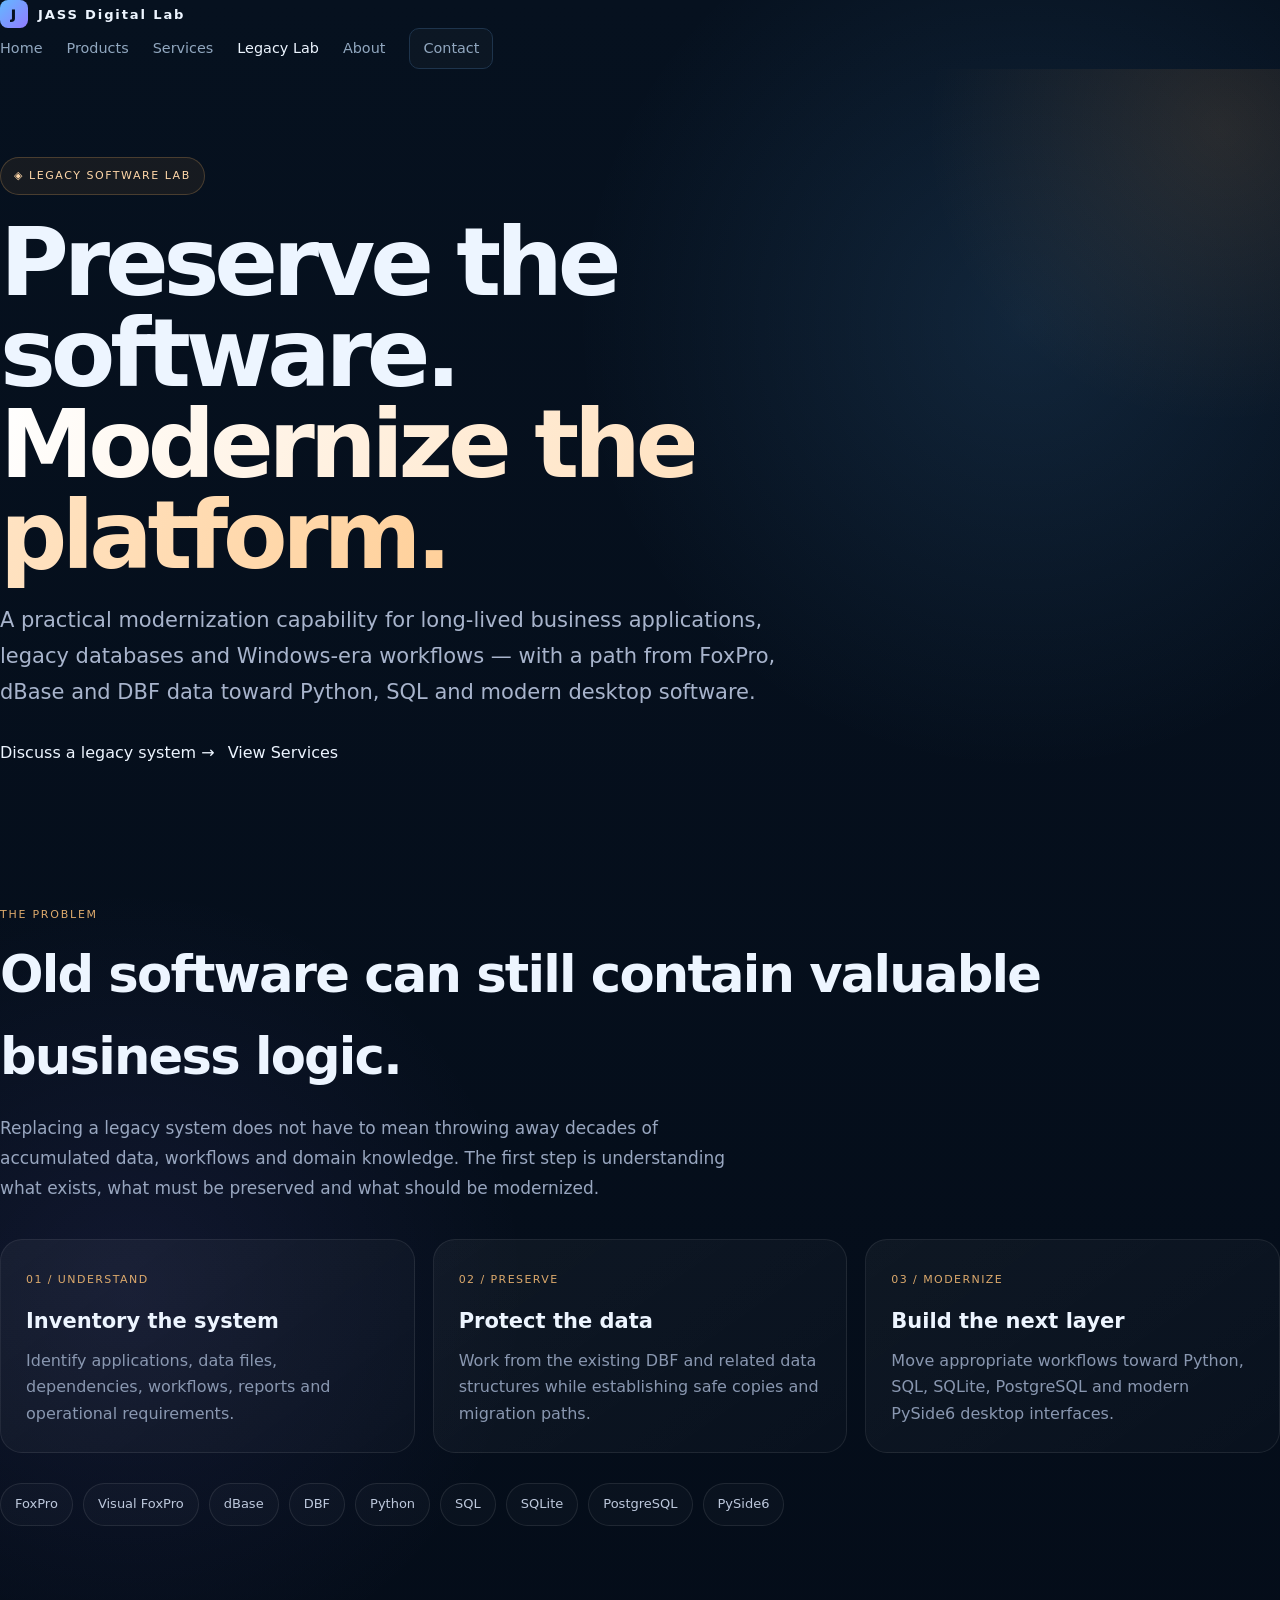
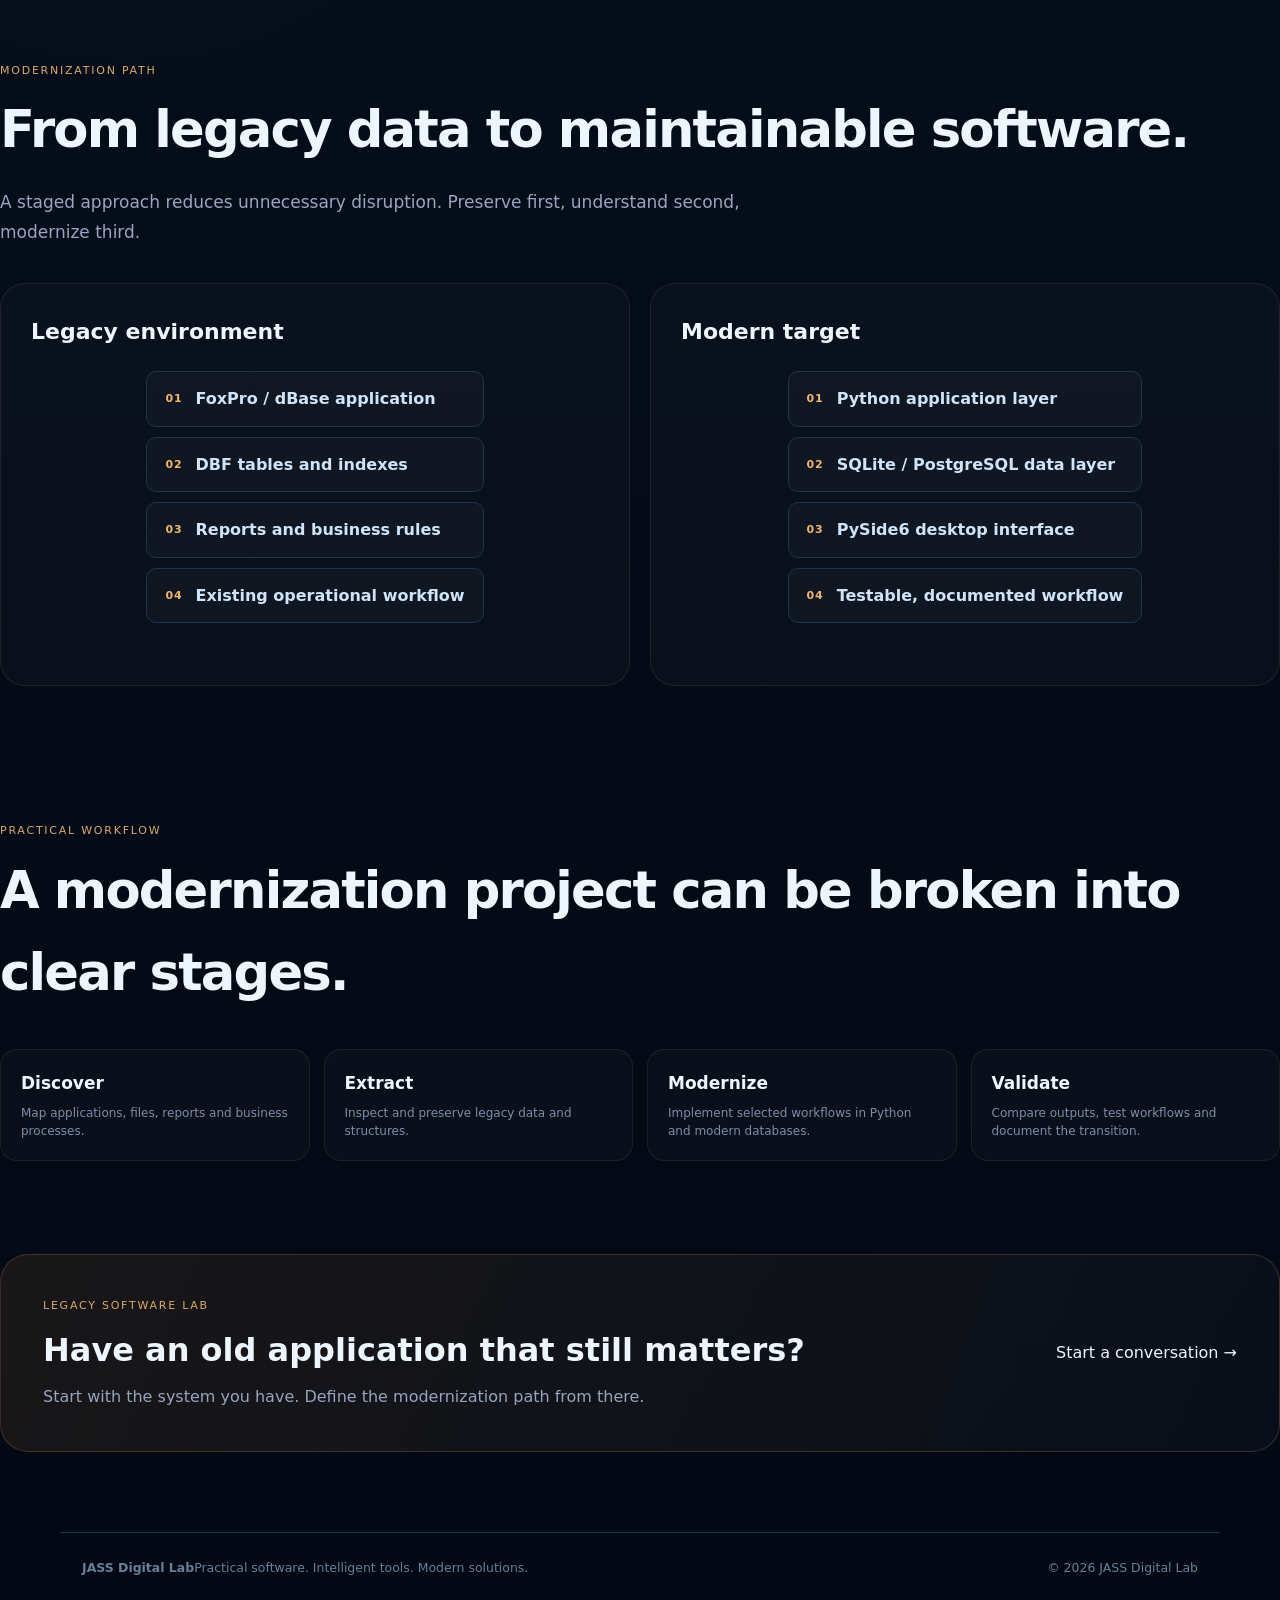
<file: website/legacy.html>
<!doctype html>
<html lang="en">
<head>
<meta charset="utf-8">
<meta name="viewport" content="width=device-width,initial-scale=1">
<meta name="description" content="JASS Digital Lab Legacy Software Lab — practical modernization of FoxPro, dBase, DBF and Windows-era business software.">
<title>Legacy Software Lab — JASS Digital Lab</title>
<link rel="stylesheet" href="css/style.css">
<style>
.legacy-hero{padding:88px 0 72px;position:relative;overflow:hidden}
.legacy-hero:after{content:"";position:absolute;width:620px;height:620px;right:-250px;top:-250px;border-radius:50%;background:radial-gradient(circle,rgba(255,171,82,.12),transparent 67%);pointer-events:none}
.legacy-badge{display:inline-flex;align-items:center;gap:9px;padding:9px 13px;border-radius:999px;border:1px solid rgba(255,185,100,.22);background:rgba(255,170,80,.07);color:#ffd7a8;font-size:11px;letter-spacing:.14em;text-transform:uppercase}
.legacy-hero h1{font-size:clamp(48px,7.5vw,94px);line-height:.97;letter-spacing:-.055em;max-width:1000px;margin:22px 0}
.legacy-hero h1 span{background:linear-gradient(110deg,#fff,#ffd09a);-webkit-background-clip:text;background-clip:text;color:transparent}
.legacy-lead{font-size:21px;line-height:1.7;color:#a8b4cc;max-width:800px}
.legacy-actions{display:flex;gap:13px;flex-wrap:wrap;margin-top:30px}
.legacy-section{padding:68px 0}
.legacy-kicker{font-size:11px;letter-spacing:.16em;text-transform:uppercase;color:#dca96c;margin-bottom:10px}
.legacy-section h2{font-size:clamp(32px,4vw,54px);letter-spacing:-.035em;margin:0 0 15px}
.legacy-intro{max-width:760px;color:#98a6bf;line-height:1.75;font-size:17px}
.legacy-grid{display:grid;grid-template-columns:repeat(3,1fr);gap:18px;margin-top:35px}
.legacy-card{padding:25px;border:1px solid rgba(255,255,255,.08);border-radius:22px;background:linear-gradient(145deg,rgba(255,255,255,.045),rgba(255,255,255,.018));transition:.25s}
.legacy-card:hover{transform:translateY(-4px);border-color:rgba(255,185,100,.25)}
.legacy-card .label{font-size:11px;color:#dca96c;letter-spacing:.13em;text-transform:uppercase}
.legacy-card h3{margin:15px 0 9px;font-size:21px}.legacy-card p{margin:0;color:#8997b0;line-height:1.65}
.tech-strip{display:flex;flex-wrap:wrap;gap:10px;margin-top:30px}
.tech{padding:10px 14px;border-radius:999px;border:1px solid rgba(255,255,255,.09);background:rgba(255,255,255,.025);color:#bdc8dc;font-size:13px}
.modernize{display:grid;grid-template-columns:1fr 1fr;gap:20px;margin-top:35px}
.flow-box{padding:30px;border:1px solid rgba(255,255,255,.08);border-radius:25px;background:rgba(255,255,255,.025)}
.flow-box h3{margin-top:0;font-size:22px}
.flow{display:grid;gap:10px;margin-top:22px}
.flow-item{display:flex;align-items:center;gap:13px;padding:14px 16px;border-radius:13px;background:rgba(255,255,255,.035);color:#b9c4d8}
.flow-item b{color:#f0b66e;font-size:11px;letter-spacing:.08em}
.service-path{display:grid;grid-template-columns:repeat(4,1fr);gap:14px;margin-top:35px}
.path{padding:20px;border-radius:17px;border:1px solid rgba(255,255,255,.07);background:rgba(255,255,255,.025)}
.path strong{display:block;font-size:17px}.path span{display:block;margin-top:7px;color:#7f8da6;font-size:12px;line-height:1.5}
.legacy-cta{margin:25px 0 80px;padding:42px;border-radius:28px;border:1px solid rgba(255,185,100,.18);background:linear-gradient(110deg,rgba(184,119,51,.12),rgba(255,255,255,.025));display:flex;justify-content:space-between;align-items:center;gap:30px}
.legacy-cta h2{margin:0 0 8px;font-size:32px}.legacy-cta p{margin:0;color:#96a4bd}
@media(max-width:850px){.legacy-grid{grid-template-columns:1fr 1fr}.modernize{grid-template-columns:1fr}.service-path{grid-template-columns:1fr 1fr}.legacy-cta{flex-direction:column;align-items:flex-start}}
@media(max-width:600px){.legacy-grid,.service-path{grid-template-columns:1fr}.legacy-hero{padding-top:55px}.legacy-lead{font-size:18px}}
</style>
</head>
<body>
<div class="site-shell">
<header class="site-header">
<a class="brand" href="index.html"><span class="brand-mark">J</span><span>JASS <b>Digital Lab</b></span></a>
<nav><a href="index.html">Home</a><a href="products.html">Products</a><a href="services.html">Services</a><a class="active" href="legacy.html">Legacy Lab</a><a href="about.html">About</a><a class="nav-cta" href="contact.html">Contact</a></nav>
</header>

<main>
<section class="legacy-hero">
<div class="legacy-badge">◈ Legacy Software Lab</div>
<h1>Preserve the software.<br><span>Modernize the platform.</span></h1>
<p class="legacy-lead">A practical modernization capability for long-lived business applications, legacy databases and Windows-era workflows — with a path from FoxPro, dBase and DBF data toward Python, SQL and modern desktop software.</p>
<div class="legacy-actions">
<a class="button" href="contact.html">Discuss a legacy system →</a>
<a class="button secondary" href="services.html">View Services</a>
</div>
</section>

<section class="legacy-section">
<div class="legacy-kicker">THE PROBLEM</div>
<h2>Old software can still contain valuable business logic.</h2>
<p class="legacy-intro">Replacing a legacy system does not have to mean throwing away decades of accumulated data, workflows and domain knowledge. The first step is understanding what exists, what must be preserved and what should be modernized.</p>
<div class="legacy-grid">
<article class="legacy-card"><span class="label">01 / Understand</span><h3>Inventory the system</h3><p>Identify applications, data files, dependencies, workflows, reports and operational requirements.</p></article>
<article class="legacy-card"><span class="label">02 / Preserve</span><h3>Protect the data</h3><p>Work from the existing DBF and related data structures while establishing safe copies and migration paths.</p></article>
<article class="legacy-card"><span class="label">03 / Modernize</span><h3>Build the next layer</h3><p>Move appropriate workflows toward Python, SQL, SQLite, PostgreSQL and modern PySide6 desktop interfaces.</p></article>
</div>
<div class="tech-strip">
<span class="tech">FoxPro</span><span class="tech">Visual FoxPro</span><span class="tech">dBase</span><span class="tech">DBF</span><span class="tech">Python</span><span class="tech">SQL</span><span class="tech">SQLite</span><span class="tech">PostgreSQL</span><span class="tech">PySide6</span>
</div>
</section>

<section class="legacy-section">
<div class="legacy-kicker">MODERNIZATION PATH</div>
<h2>From legacy data to maintainable software.</h2>
<p class="legacy-intro">A staged approach reduces unnecessary disruption. Preserve first, understand second, modernize third.</p>
<div class="modernize">
<div class="flow-box"><h3>Legacy environment</h3><div class="flow">
<div class="flow-item"><b>01</b> FoxPro / dBase application</div>
<div class="flow-item"><b>02</b> DBF tables and indexes</div>
<div class="flow-item"><b>03</b> Reports and business rules</div>
<div class="flow-item"><b>04</b> Existing operational workflow</div>
</div></div>
<div class="flow-box"><h3>Modern target</h3><div class="flow">
<div class="flow-item"><b>01</b> Python application layer</div>
<div class="flow-item"><b>02</b> SQLite / PostgreSQL data layer</div>
<div class="flow-item"><b>03</b> PySide6 desktop interface</div>
<div class="flow-item"><b>04</b> Testable, documented workflow</div>
</div></div>
</div>
</section>

<section class="legacy-section">
<div class="legacy-kicker">PRACTICAL WORKFLOW</div>
<h2>A modernization project can be broken into clear stages.</h2>
<div class="service-path">
<div class="path"><strong>Discover</strong><span>Map applications, files, reports and business processes.</span></div>
<div class="path"><strong>Extract</strong><span>Inspect and preserve legacy data and structures.</span></div>
<div class="path"><strong>Modernize</strong><span>Implement selected workflows in Python and modern databases.</span></div>
<div class="path"><strong>Validate</strong><span>Compare outputs, test workflows and document the transition.</span></div>
</div>
</section>

<section class="legacy-cta">
<div><div class="legacy-kicker">LEGACY SOFTWARE LAB</div><h2>Have an old application that still matters?</h2><p>Start with the system you have. Define the modernization path from there.</p></div>
<a class="button" href="contact.html">Start a conversation →</a>
</section>
</main>

<footer class="site-footer"><div><strong>JASS Digital Lab</strong><span>Practical software. Intelligent tools. Modern solutions.</span></div><span>© 2026 JASS Digital Lab</span></footer>
</div>
<script src="js/app.js"></script>
</body>
</html>
</file>
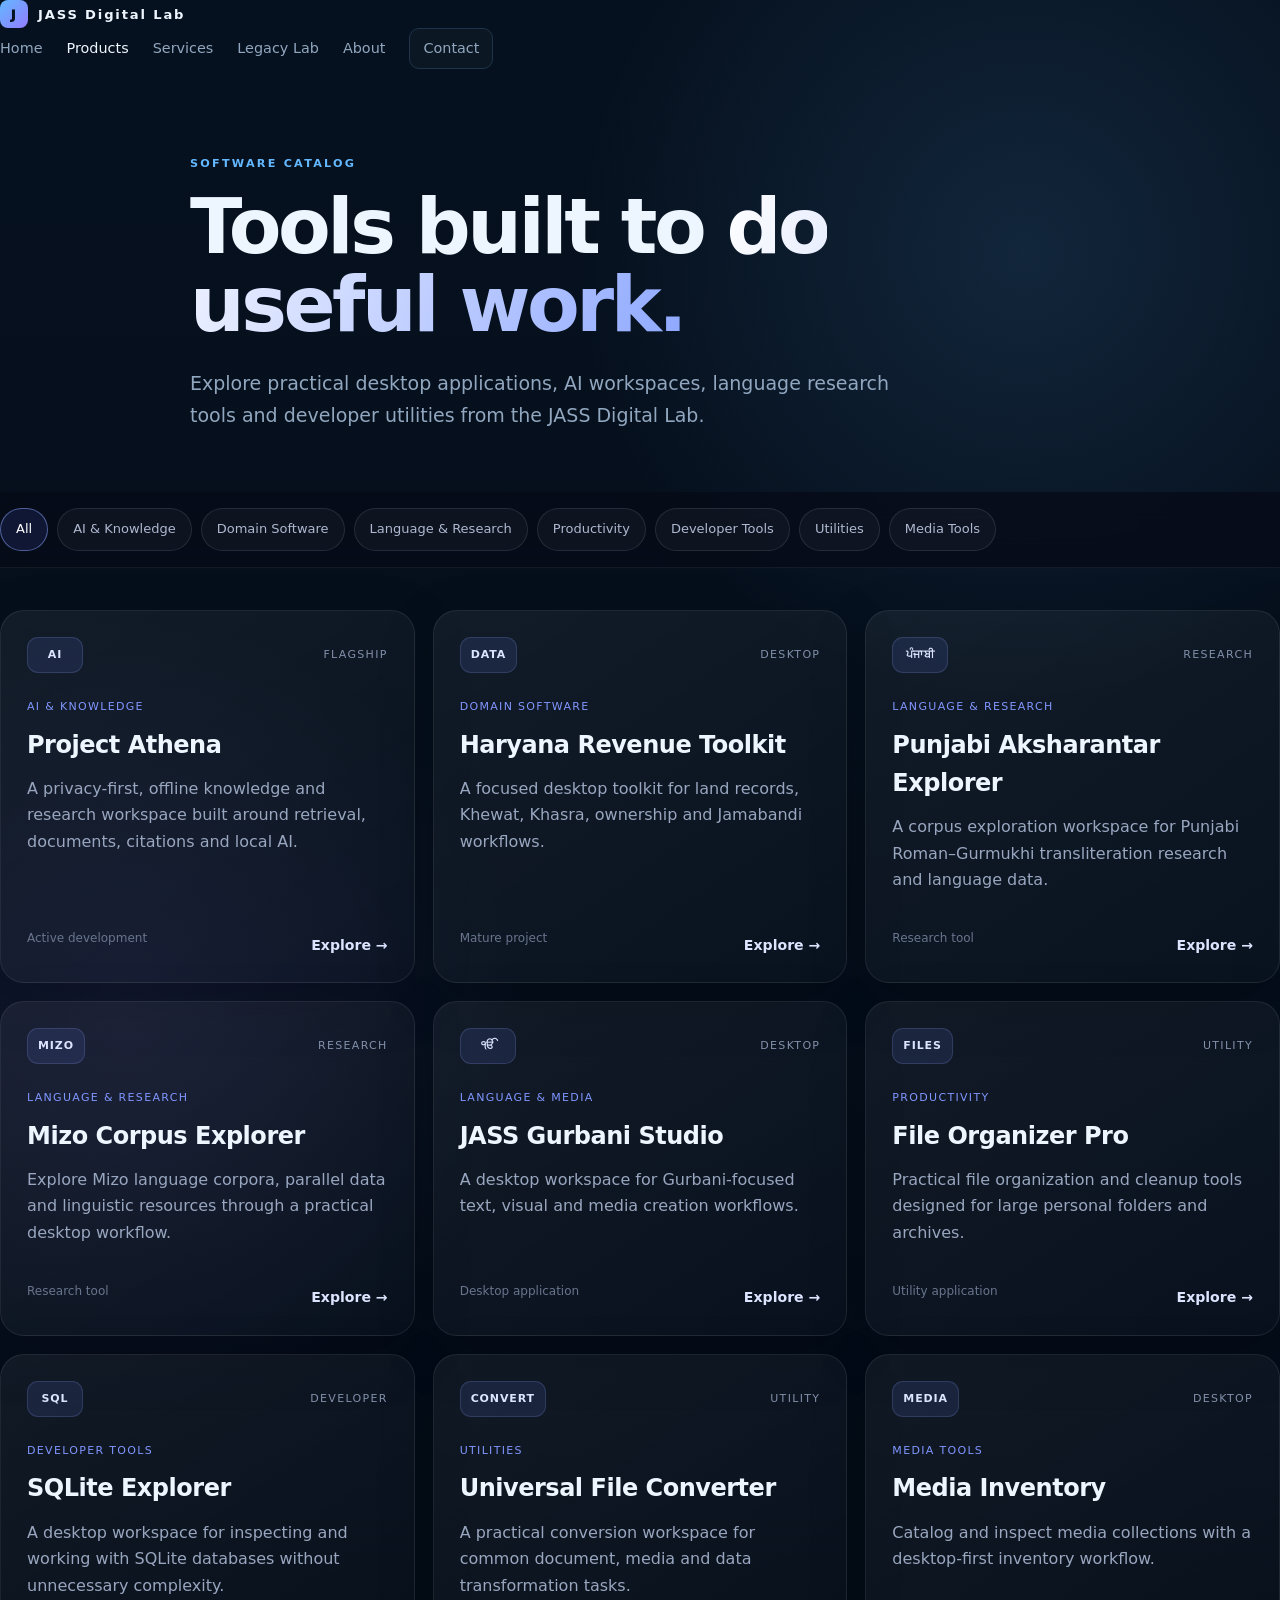
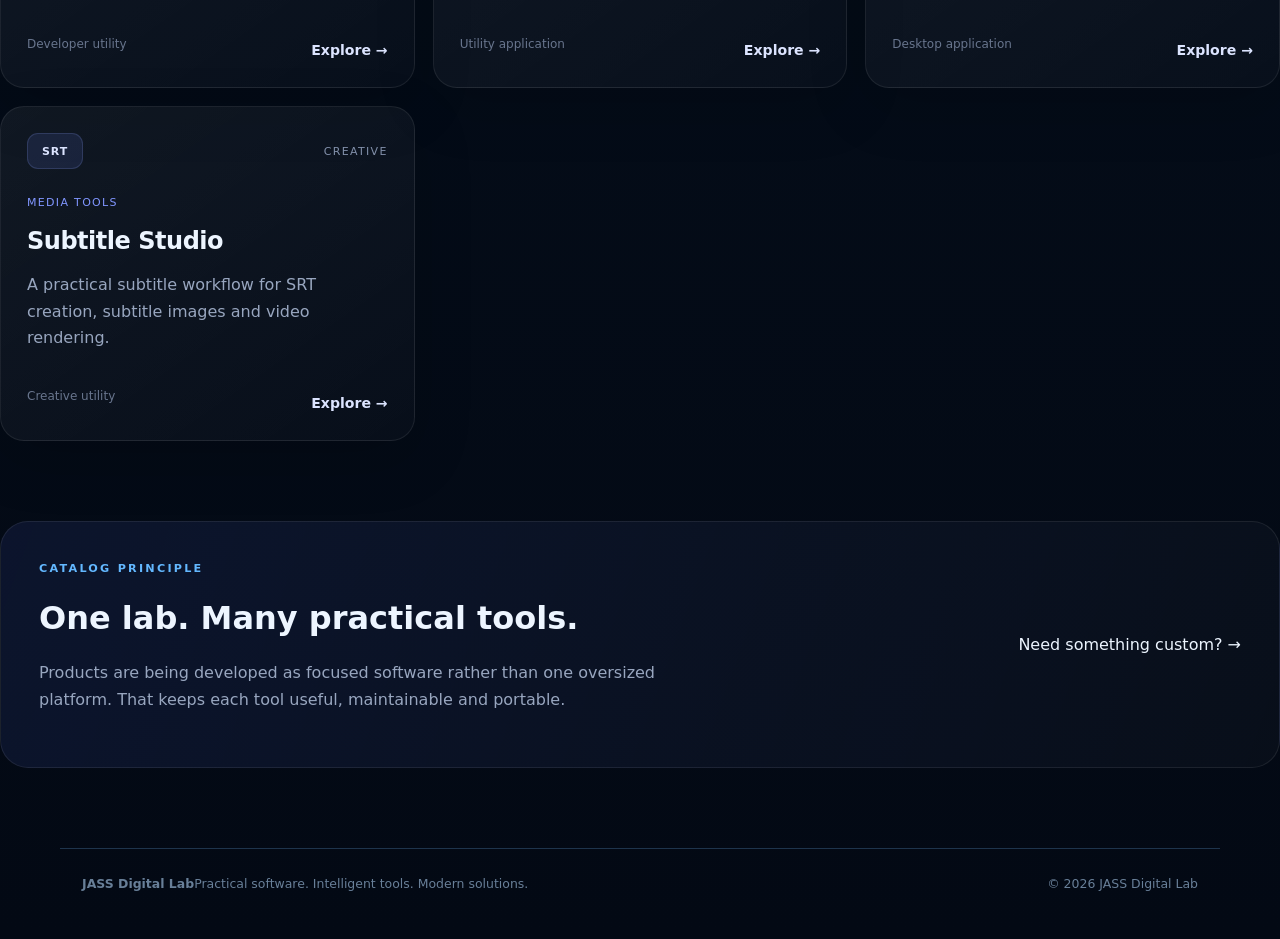
<file: website/products.html>
<!doctype html>
<html lang="en">
<head>
<meta charset="utf-8"><meta name="viewport" content="width=device-width,initial-scale=1">
<meta name="description" content="JASS Digital Lab product catalog — practical desktop software, AI tools, language research and developer utilities.">
<title>Products — JASS Digital Lab</title>
<link rel="stylesheet" href="css/style.css">
</head>
<body>
<div class="site-shell">
<header class="site-header">
<a class="brand" href="index.html"><span class="brand-mark">J</span><span>JASS <b>Digital Lab</b></span></a>
<nav><a href="index.html">Home</a><a class="active" href="products.html">Products</a><a href="services.html">Services</a><a href="legacy.html">Legacy Lab</a><a href="about.html">About</a><a class="nav-cta" href="contact.html">Contact</a></nav>
</header>
<main>
<section class="page-hero"><div class="eyebrow">SOFTWARE CATALOG</div>
<h1>Tools built to <span>do useful work.</span></h1>
<p>Explore practical desktop applications, AI workspaces, language research tools and developer utilities from the JASS Digital Lab.</p></section>
<section class="catalog-toolbar"><div class="filter-wrap" id="filters">
<button class="filter active" data-filter="all">All</button>
<button class="filter" data-filter="AI & Knowledge">AI & Knowledge</button>
<button class="filter" data-filter="Domain Software">Domain Software</button>
<button class="filter" data-filter="Language & Research">Language & Research</button>
<button class="filter" data-filter="Productivity">Productivity</button>
<button class="filter" data-filter="Developer Tools">Developer Tools</button>
<button class="filter" data-filter="Utilities">Utilities</button>
<button class="filter" data-filter="Media Tools">Media Tools</button>
</div></section>
<section class="product-grid" id="product-grid"><article class="product-card reveal" data-category="AI & Knowledge">
  <div class="product-top"><span class="product-icon">AI</span><span class="product-tag">Flagship</span></div>
  <div class="product-category">AI & Knowledge</div>
  <h2>Project Athena</h2>
  <p>A privacy-first, offline knowledge and research workspace built around retrieval, documents, citations and local AI.</p>
  <div class="product-bottom"><span>Active development</span><a href="athena.html">Explore →</a></div>
</article>
<article class="product-card reveal" data-category="Domain Software">
  <div class="product-top"><span class="product-icon">DATA</span><span class="product-tag">Desktop</span></div>
  <div class="product-category">Domain Software</div>
  <h2>Haryana Revenue Toolkit</h2>
  <p>A focused desktop toolkit for land records, Khewat, Khasra, ownership and Jamabandi workflows.</p>
  <div class="product-bottom"><span>Mature project</span><a href="contact.html">Explore →</a></div>
</article>
<article class="product-card reveal" data-category="Language & Research">
  <div class="product-top"><span class="product-icon">ਪੰਜਾਬੀ</span><span class="product-tag">Research</span></div>
  <div class="product-category">Language & Research</div>
  <h2>Punjabi Aksharantar Explorer</h2>
  <p>A corpus exploration workspace for Punjabi Roman–Gurmukhi transliteration research and language data.</p>
  <div class="product-bottom"><span>Research tool</span><a href="contact.html">Explore →</a></div>
</article>
<article class="product-card reveal" data-category="Language & Research">
  <div class="product-top"><span class="product-icon">MIZO</span><span class="product-tag">Research</span></div>
  <div class="product-category">Language & Research</div>
  <h2>Mizo Corpus Explorer</h2>
  <p>Explore Mizo language corpora, parallel data and linguistic resources through a practical desktop workflow.</p>
  <div class="product-bottom"><span>Research tool</span><a href="contact.html">Explore →</a></div>
</article>
<article class="product-card reveal" data-category="Language & Media">
  <div class="product-top"><span class="product-icon">ੴ</span><span class="product-tag">Desktop</span></div>
  <div class="product-category">Language & Media</div>
  <h2>JASS Gurbani Studio</h2>
  <p>A desktop workspace for Gurbani-focused text, visual and media creation workflows.</p>
  <div class="product-bottom"><span>Desktop application</span><a href="contact.html">Explore →</a></div>
</article>
<article class="product-card reveal" data-category="Productivity">
  <div class="product-top"><span class="product-icon">FILES</span><span class="product-tag">Utility</span></div>
  <div class="product-category">Productivity</div>
  <h2>File Organizer Pro</h2>
  <p>Practical file organization and cleanup tools designed for large personal folders and archives.</p>
  <div class="product-bottom"><span>Utility application</span><a href="contact.html">Explore →</a></div>
</article>
<article class="product-card reveal" data-category="Developer Tools">
  <div class="product-top"><span class="product-icon">SQL</span><span class="product-tag">Developer</span></div>
  <div class="product-category">Developer Tools</div>
  <h2>SQLite Explorer</h2>
  <p>A desktop workspace for inspecting and working with SQLite databases without unnecessary complexity.</p>
  <div class="product-bottom"><span>Developer utility</span><a href="contact.html">Explore →</a></div>
</article>
<article class="product-card reveal" data-category="Utilities">
  <div class="product-top"><span class="product-icon">CONVERT</span><span class="product-tag">Utility</span></div>
  <div class="product-category">Utilities</div>
  <h2>Universal File Converter</h2>
  <p>A practical conversion workspace for common document, media and data transformation tasks.</p>
  <div class="product-bottom"><span>Utility application</span><a href="contact.html">Explore →</a></div>
</article>
<article class="product-card reveal" data-category="Media Tools">
  <div class="product-top"><span class="product-icon">MEDIA</span><span class="product-tag">Desktop</span></div>
  <div class="product-category">Media Tools</div>
  <h2>Media Inventory</h2>
  <p>Catalog and inspect media collections with a desktop-first inventory workflow.</p>
  <div class="product-bottom"><span>Desktop application</span><a href="contact.html">Explore →</a></div>
</article>
<article class="product-card reveal" data-category="Media Tools">
  <div class="product-top"><span class="product-icon">SRT</span><span class="product-tag">Creative</span></div>
  <div class="product-category">Media Tools</div>
  <h2>Subtitle Studio</h2>
  <p>A practical subtitle workflow for SRT creation, subtitle images and video rendering.</p>
  <div class="product-bottom"><span>Creative utility</span><a href="contact.html">Explore →</a></div>
</article></section>
<section class="catalog-note"><div><div class="eyebrow">CATALOG PRINCIPLE</div>
<h2>One lab. Many practical tools.</h2>
<p>Products are being developed as focused software rather than one oversized platform. That keeps each tool useful, maintainable and portable.</p></div>
<a class="button" href="services.html">Need something custom? →</a></section>
</main>
<footer class="site-footer"><div><strong>JASS Digital Lab</strong><span>Practical software. Intelligent tools. Modern solutions.</span></div><span>© 2026 JASS Digital Lab</span></footer>
</div>
<script src="js/app.js"></script>
<script>
document.querySelectorAll(".filter").forEach(btn => btn.addEventListener("click", () => {
 document.querySelectorAll(".filter").forEach(b => b.classList.remove("active"));
 btn.classList.add("active"); const f=btn.dataset.filter;
 document.querySelectorAll(".product-card").forEach(card => card.style.display=(f==="all"||card.dataset.category===f)?"":"none");
}));
</script>
</body></html>
</file>
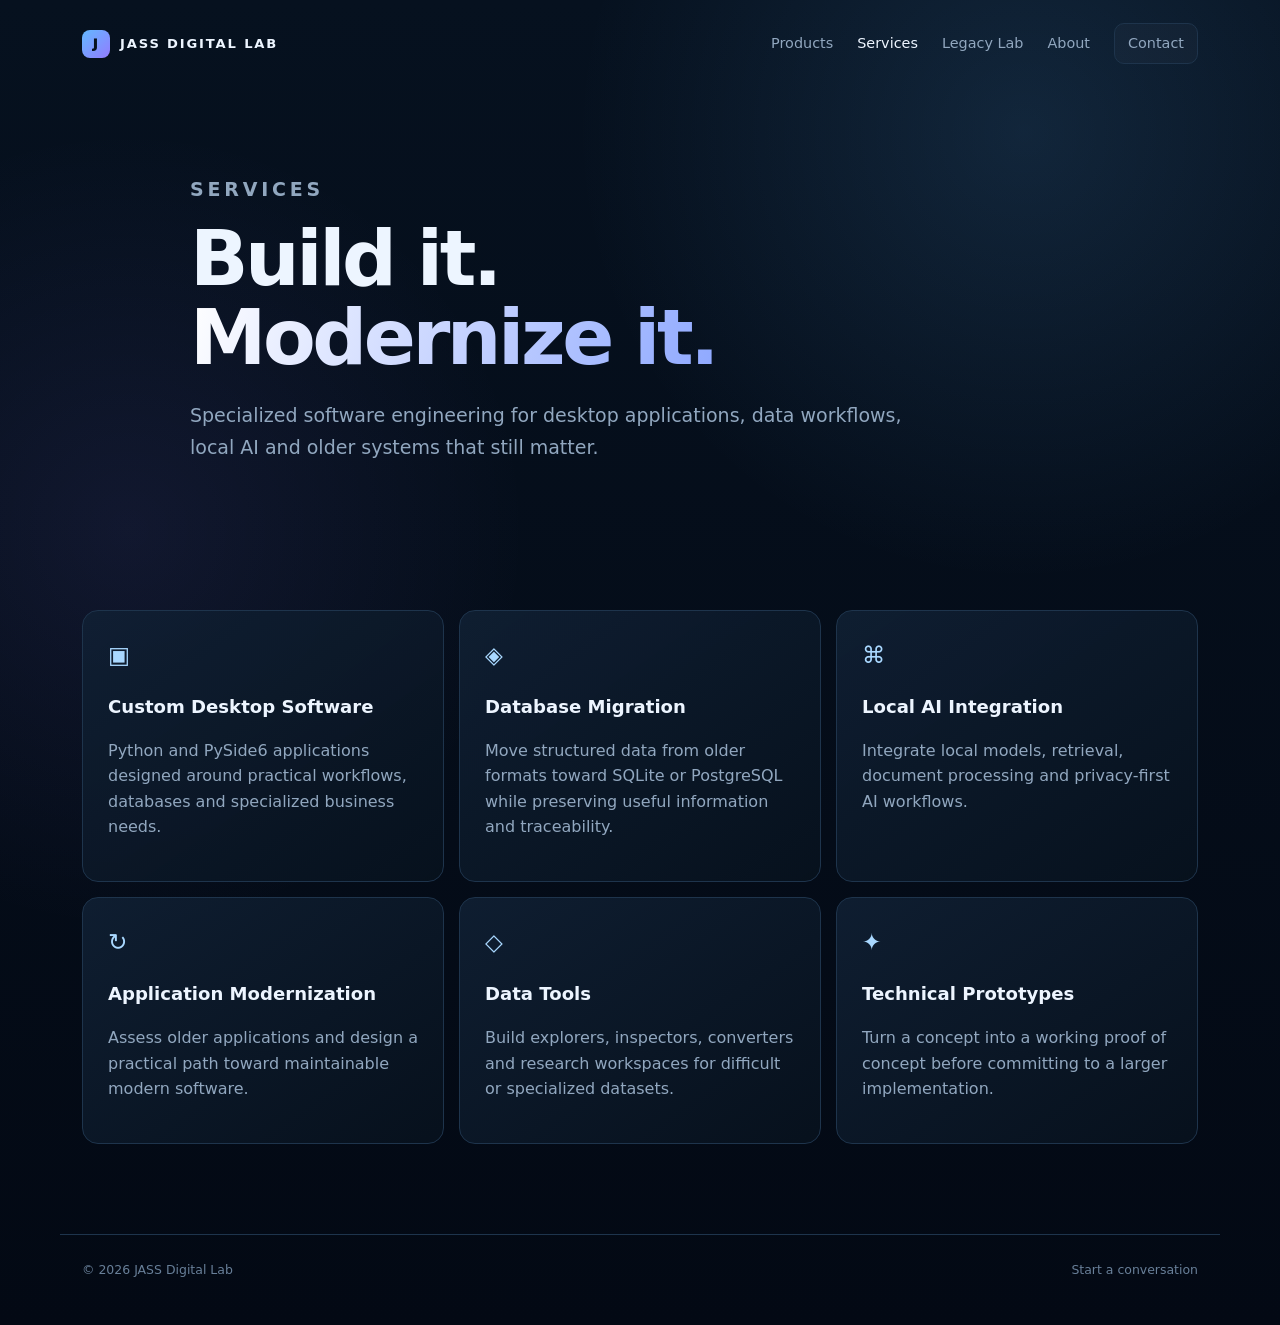
<file: website/services.html>
<!doctype html>
<html lang="en"><head><meta charset="utf-8"><meta name="viewport" content="width=device-width,initial-scale=1"><title>Services — JASS Digital Lab</title><link rel="stylesheet" href="css/style.css"></head>
<body><header class="nav"><a class="brand" href="index.html"><span class="brand-mark">J</span> JASS DIGITAL LAB</a><nav><a href="products.html">Products</a><a class="active" href="services.html">Services</a><a href="legacy.html">Legacy Lab</a><a href="about.html">About</a><a class="nav-cta" href="contact.html">Contact</a></nav></header>
<main><section class="page-hero"><p class="eyebrow">SERVICES</p><h1>Build it.<br><span>Modernize it.</span></h1><p class="lead">Specialized software engineering for desktop applications, data workflows, local AI and older systems that still matter.</p></section>
<section class="section"><div class="grid">
<article><span class="icon">▣</span><h3>Custom Desktop Software</h3><p>Python and PySide6 applications designed around practical workflows, databases and specialized business needs.</p></article>
<article><span class="icon">◈</span><h3>Database Migration</h3><p>Move structured data from older formats toward SQLite or PostgreSQL while preserving useful information and traceability.</p></article>
<article><span class="icon">⌘</span><h3>Local AI Integration</h3><p>Integrate local models, retrieval, document processing and privacy-first AI workflows.</p></article>
<article><span class="icon">↻</span><h3>Application Modernization</h3><p>Assess older applications and design a practical path toward maintainable modern software.</p></article>
<article><span class="icon">◇</span><h3>Data Tools</h3><p>Build explorers, inspectors, converters and research workspaces for difficult or specialized datasets.</p></article>
<article><span class="icon">✦</span><h3>Technical Prototypes</h3><p>Turn a concept into a working proof of concept before committing to a larger implementation.</p></article>
</div></section></main><footer><span>© 2026 JASS Digital Lab</span><a href="contact.html">Start a conversation</a></footer><script src="js/app.js"></script></body></html>
</file>
<file: jass-global.css>
:root {
  --bg: #070b18;
  --panel: rgba(18, 24, 48, .78);
  --line: rgba(255,255,255,.10);
  --text: #eef2ff;
  --muted: #aeb8d4;
  --accent: #c084fc;
  --accent2: #f472b6;
  --max: 1100px;
}
* { box-sizing: border-box; }
body {
  margin: 0;
  min-height: 100vh;
  font-family: Inter, ui-sans-serif, system-ui, -apple-system, "Segoe UI", sans-serif;
  color: var(--text);
  background:
    radial-gradient(circle at 15% 10%, rgba(192,132,252,.18), transparent 30%),
    radial-gradient(circle at 85% 20%, rgba(244,114,182,.14), transparent 30%),
    linear-gradient(145deg, #050816, #0b1024 55%, #12091c);
}
.wrap { width: min(var(--max), calc(100% - 32px)); margin: auto; }
.hero { padding: 72px 0 36px; }
.badge {
  display: inline-block; padding: 8px 14px; border: 1px solid var(--line);
  border-radius: 999px; background: rgba(255,255,255,.05); color: #ddd6fe;
  font-size: .86rem;
}
h1 {
  margin: 18px 0 12px; font-size: clamp(2.4rem, 6vw, 5rem);
  line-height: 1.02; letter-spacing: -.045em;
  background: linear-gradient(90deg, #fff, #d8b4fe, #f9a8d4);
  -webkit-background-clip: text; background-clip: text; color: transparent;
}
.lead { max-width: 760px; color: var(--muted); font-size: 1.12rem; line-height: 1.75; }
.grid { display: grid; grid-template-columns: repeat(auto-fit, minmax(250px,1fr)); gap: 18px; margin: 30px 0; }
.card {
  padding: 24px; border: 1px solid var(--line); border-radius: 22px;
  background: var(--panel); backdrop-filter: blur(14px);
  box-shadow: 0 20px 60px rgba(0,0,0,.24);
}
.card h2 { margin-top: 0; }
a.btn {
  display: inline-block; margin: 7px 8px 7px 0; padding: 11px 16px;
  border-radius: 12px; text-decoration: none; color: white;
  border: 1px solid var(--line); background: rgba(255,255,255,.07);
}
a.btn.primary { background: linear-gradient(90deg, #9333ea, #db2777); border: 0; }
footer { padding: 30px 0 60px; color: #8792b1; font-size: .9rem; }
code { color: #e9d5ff; }
@media (max-width: 600px) { .hero { padding-top: 45px; } }
</file>
<file: website/css/style.css>
:root{--bg:#06111f;--deep:#030914;--panel:#0d1b2d;--text:#edf5ff;--muted:#91a7bf;--line:#1e344c;--accent:#63b8ff;--accent2:#927cff;--max:1160px}
*{box-sizing:border-box}html{scroll-behavior:smooth;scroll-padding-top:90px}body{margin:0;color:var(--text);background:radial-gradient(circle at 80% 10%,rgba(99,184,255,.13),transparent 28rem),radial-gradient(circle at 10% 40%,rgba(146,124,255,.09),transparent 25rem),linear-gradient(180deg,var(--bg),var(--deep));font-family:Inter,ui-sans-serif,system-ui,-apple-system,"Segoe UI",sans-serif;line-height:1.6;overflow-x:hidden}a{color:inherit;text-decoration:none}.nav{max-width:var(--max);margin:auto;padding:23px 22px;display:flex;align-items:center;justify-content:space-between;gap:25px}.brand{display:flex;align-items:center;gap:10px;font-size:.82rem;font-weight:850;letter-spacing:.14em}.brand-mark{width:28px;height:28px;display:grid;place-items:center;border-radius:8px;background:linear-gradient(135deg,var(--accent),var(--accent2));color:#06111f;font-weight:950}nav{display:flex;align-items:center;gap:24px;color:var(--muted);font-size:.9rem}nav a:hover,nav .active{color:var(--text)}.nav-cta{border:1px solid var(--line);padding:8px 13px;border-radius:10px;background:rgba(255,255,255,.025)}
.hero,.page-hero,.intro,.section,.cta{max-width:var(--max);margin:auto;padding-left:22px;padding-right:22px}.hero{min-height:680px;padding-top:100px;padding-bottom:90px;display:grid;grid-template-columns:1.08fr .92fr;gap:55px;align-items:center}.eyebrow{margin:0 0 15px;color:var(--accent);font-size:.70rem;font-weight:850;letter-spacing:.20em}.hero h1,.page-hero h1{margin:0 0 25px;font-size:clamp(3.3rem,7vw,6.5rem);line-height:.96;letter-spacing:-.065em}.hero h1 span,.page-hero h1 span{color:#8ea7c4}.lead{max-width:740px;color:var(--muted);font-size:1.15rem;line-height:1.75}.actions{display:flex;gap:12px;flex-wrap:wrap;margin:32px 0 38px}.btn{display:inline-flex;align-items:center;justify-content:center;min-height:46px;padding:11px 17px;border:1px solid var(--line);border-radius:11px;transition:.2s}.btn:hover{transform:translateY(-2px);border-color:#527493}.btn.primary{background:linear-gradient(135deg,#5db9ff,#8b77ff);color:#06111f;border:0;font-weight:850;box-shadow:0 12px 40px rgba(99,184,255,.15)}.btn.secondary{background:rgba(255,255,255,.025)}.principles{display:flex;flex-wrap:wrap;gap:10px 19px;color:#67839e;font-size:.69rem;font-weight:800;letter-spacing:.13em}.hero-panel{min-height:420px;border:1px solid var(--line);border-radius:24px;position:relative;overflow:hidden;background:radial-gradient(circle at 50% 35%,rgba(99,184,255,.21),transparent 32%),radial-gradient(circle at 70% 75%,rgba(146,124,255,.18),transparent 35%),linear-gradient(145deg,#102038,#06101d);box-shadow:0 35px 100px rgba(0,0,0,.3)}.orb{position:absolute;width:260px;height:260px;border-radius:50%;left:50%;top:43%;transform:translate(-50%,-50%);border:1px solid rgba(99,184,255,.32);box-shadow:0 0 0 35px rgba(99,184,255,.025),0 0 0 70px rgba(146,124,255,.02),0 0 80px rgba(99,184,255,.13)}.hero-card{position:absolute;left:11%;right:11%;bottom:12%;padding:24px;border:1px solid rgba(99,184,255,.28);border-radius:15px;background:rgba(4,12,22,.75);backdrop-filter:blur(8px)}.hero-card span{display:block;color:var(--accent);font-size:.67rem;letter-spacing:.16em;font-weight:800}.hero-card strong{display:block;font-size:1.25rem;margin:10px 0}.hero-card small{color:var(--muted)}.intro{padding-top:85px;padding-bottom:85px;border-top:1px solid rgba(30,52,76,.65)}.intro h2,.section h2,.cta h2{font-size:clamp(2rem,4vw,3.5rem);line-height:1.05;letter-spacing:-.045em;margin:0;max-width:850px}.intro p:last-child{max-width:750px;color:var(--muted);font-size:1.08rem}.section{padding-top:85px;padding-bottom:90px}.section.dark{max-width:none;padding-left:max(22px,calc((100% - var(--max))/2));padding-right:max(22px,calc((100% - var(--max))/2));background:rgba(3,10,18,.55);border-top:1px solid rgba(30,52,76,.65);border-bottom:1px solid rgba(30,52,76,.65)}.section-head{margin-bottom:30px}.grid,.product-grid{display:grid;grid-template-columns:repeat(3,1fr);gap:15px}.grid article,.product-card,.contact-card{padding:25px;border:1px solid var(--line);border-radius:16px;background:linear-gradient(145deg,rgba(16,32,52,.88),rgba(7,17,29,.94));transition:.2s}.grid article:hover,.product-card:hover{transform:translateY(-4px);border-color:#345a7c}.grid h3,.product-card h3{margin:0 0 10px;font-size:1.13rem}.grid p,.product-card p{color:var(--muted)}.grid a,.product-card a{display:inline-block;margin-top:12px;color:var(--accent);font-size:.88rem;font-weight:750}.icon{display:block;font-size:1.45rem;margin-bottom:20px;color:#a9d8ff}.flow,.legacy-flow{display:flex;align-items:center;justify-content:center;gap:10px;margin:32px auto;flex-wrap:wrap}.flow div,.legacy-flow div{padding:14px 18px;border:1px solid var(--line);border-radius:10px;background:rgba(255,255,255,.025);font-weight:700;color:#cfe4f8}.flow span,.legacy-flow span{color:var(--accent)}.center-note,.wide-note{max-width:800px;margin:20px auto 0;text-align:center;color:var(--muted)}.page-hero{padding-top:100px;padding-bottom:75px}.tag{display:inline-block;padding:5px 8px;border:1px solid #2c4964;border-radius:999px;color:var(--accent);font-size:.63rem;font-weight:850;letter-spacing:.12em}.meta{color:#708aa4;font-size:.78rem;margin-top:18px}.two-col{display:grid;grid-template-columns:1fr 1fr;gap:60px}.two-col p{color:var(--muted)}.cta{padding-top:80px;padding-bottom:90px;display:flex;align-items:center;justify-content:space-between;gap:30px}.cta h2{max-width:700px}.contact-card{max-width:800px}.contact-points{display:grid;grid-template-columns:repeat(3,1fr);gap:12px;margin-top:30px}.contact-points div{padding:18px;border:1px solid var(--line);border-radius:12px}.contact-points span{display:block;color:var(--accent);font-size:.68rem;font-weight:800}.contact-points strong{display:block;margin-top:8px;font-size:.9rem}footer{max-width:var(--max);margin:auto;padding:25px 22px 45px;border-top:1px solid var(--line);display:flex;justify-content:space-between;color:#687f98;font-size:.78rem}.reveal{opacity:0;transform:translateY(15px);transition:opacity .7s ease,transform .7s ease}.reveal.visible{opacity:1;transform:none}
@media(max-width:900px){.hero{grid-template-columns:1fr}.grid,.product-grid{grid-template-columns:repeat(2,1fr)}.two-col{grid-template-columns:1fr}.hero-panel{min-height:330px}.cta{align-items:flex-start;flex-direction:column}.contact-points{grid-template-columns:1fr}}
@media(max-width:650px){nav a:not(.nav-cta){display:none}.hero,.page-hero{padding-top:55px}.hero h1,.page-hero h1{font-size:3.35rem}.grid,.product-grid{grid-template-columns:1fr}.section,.intro{padding-top:65px;padding-bottom:65px}.hero{padding-bottom:65px}.contact-points{grid-template-columns:1fr}footer{flex-direction:column;gap:8px}}

/* JASS Digital Lab v0.2 — catalog */
.page-hero{max-width:900px;padding:86px 0 42px}
.page-hero h1{font-size:clamp(42px,6vw,78px);line-height:1.02;letter-spacing:-.045em;margin:12px 0 22px}
.page-hero h1 span{background:linear-gradient(110deg,#fff,#8ea8ff);-webkit-background-clip:text;background-clip:text;color:transparent}
.page-hero p{font-size:19px;line-height:1.7;color:var(--muted,#9ba8c2);max-width:720px}
.catalog-toolbar{position:sticky;top:0;z-index:5;padding:16px 0;background:rgba(7,11,24,.78);backdrop-filter:blur(16px);border-bottom:1px solid rgba(255,255,255,.06)}
.filter-wrap{display:flex;gap:9px;flex-wrap:wrap}
.filter{border:1px solid rgba(255,255,255,.1);background:rgba(255,255,255,.035);color:#aeb9d0;border-radius:999px;padding:10px 15px;cursor:pointer;font:inherit;font-size:13px;transition:.2s}
.filter:hover,.filter.active{color:#fff;border-color:rgba(142,168,255,.5);background:rgba(91,115,255,.13)}
.product-grid{display:grid;grid-template-columns:repeat(3,minmax(0,1fr));gap:18px;padding:42px 0 80px}
.product-card{display:flex;flex-direction:column;min-height:310px;padding:26px;border:1px solid rgba(255,255,255,.08);border-radius:24px;background:linear-gradient(145deg,rgba(255,255,255,.055),rgba(255,255,255,.018));box-shadow:0 18px 60px rgba(0,0,0,.16);transition:transform .25s,border-color .25s,background .25s}
.product-card:hover{transform:translateY(-5px);border-color:rgba(142,168,255,.32);background:linear-gradient(145deg,rgba(255,255,255,.075),rgba(255,255,255,.025))}
.product-top{display:flex;justify-content:space-between;align-items:center;margin-bottom:25px}
.product-icon{display:inline-flex;align-items:center;justify-content:center;min-width:56px;height:36px;padding:0 10px;border-radius:11px;background:rgba(110,135,255,.12);border:1px solid rgba(142,168,255,.18);color:#dce4ff;font-weight:700;font-size:11px;letter-spacing:.08em}
.product-tag{font-size:11px;text-transform:uppercase;letter-spacing:.12em;color:#8290aa}
.product-category{font-size:11px;text-transform:uppercase;letter-spacing:.12em;color:#8096ff;margin-bottom:10px}
.product-card h2{font-size:24px;letter-spacing:-.02em;margin:0 0 12px}
.product-card p{color:#98a6bf;line-height:1.65;margin:0}
.product-bottom{display:flex;justify-content:space-between;align-items:center;gap:15px;margin-top:auto;padding-top:28px;font-size:12px;color:#68758d}
.product-bottom a{color:#dce4ff;text-decoration:none;font-weight:650}
.catalog-note{display:flex;justify-content:space-between;align-items:center;gap:40px;margin:0 0 80px;padding:38px;border:1px solid rgba(255,255,255,.08);border-radius:28px;background:linear-gradient(110deg,rgba(91,115,255,.1),rgba(255,255,255,.025))}
.catalog-note h2{font-size:32px;margin:8px 0 10px}
.catalog-note p{color:#98a6bf;line-height:1.65;max-width:650px}
@media(max-width:900px){.product-grid{grid-template-columns:repeat(2,minmax(0,1fr))}.catalog-note{align-items:flex-start;flex-direction:column}}
@media(max-width:620px){.product-grid{grid-template-columns:1fr}.page-hero{padding-top:56px}.catalog-toolbar{position:static}.filter-wrap{overflow:auto;flex-wrap:nowrap;padding-bottom:3px}.filter{white-space:nowrap}.catalog-note{padding:26px}}
</file>
